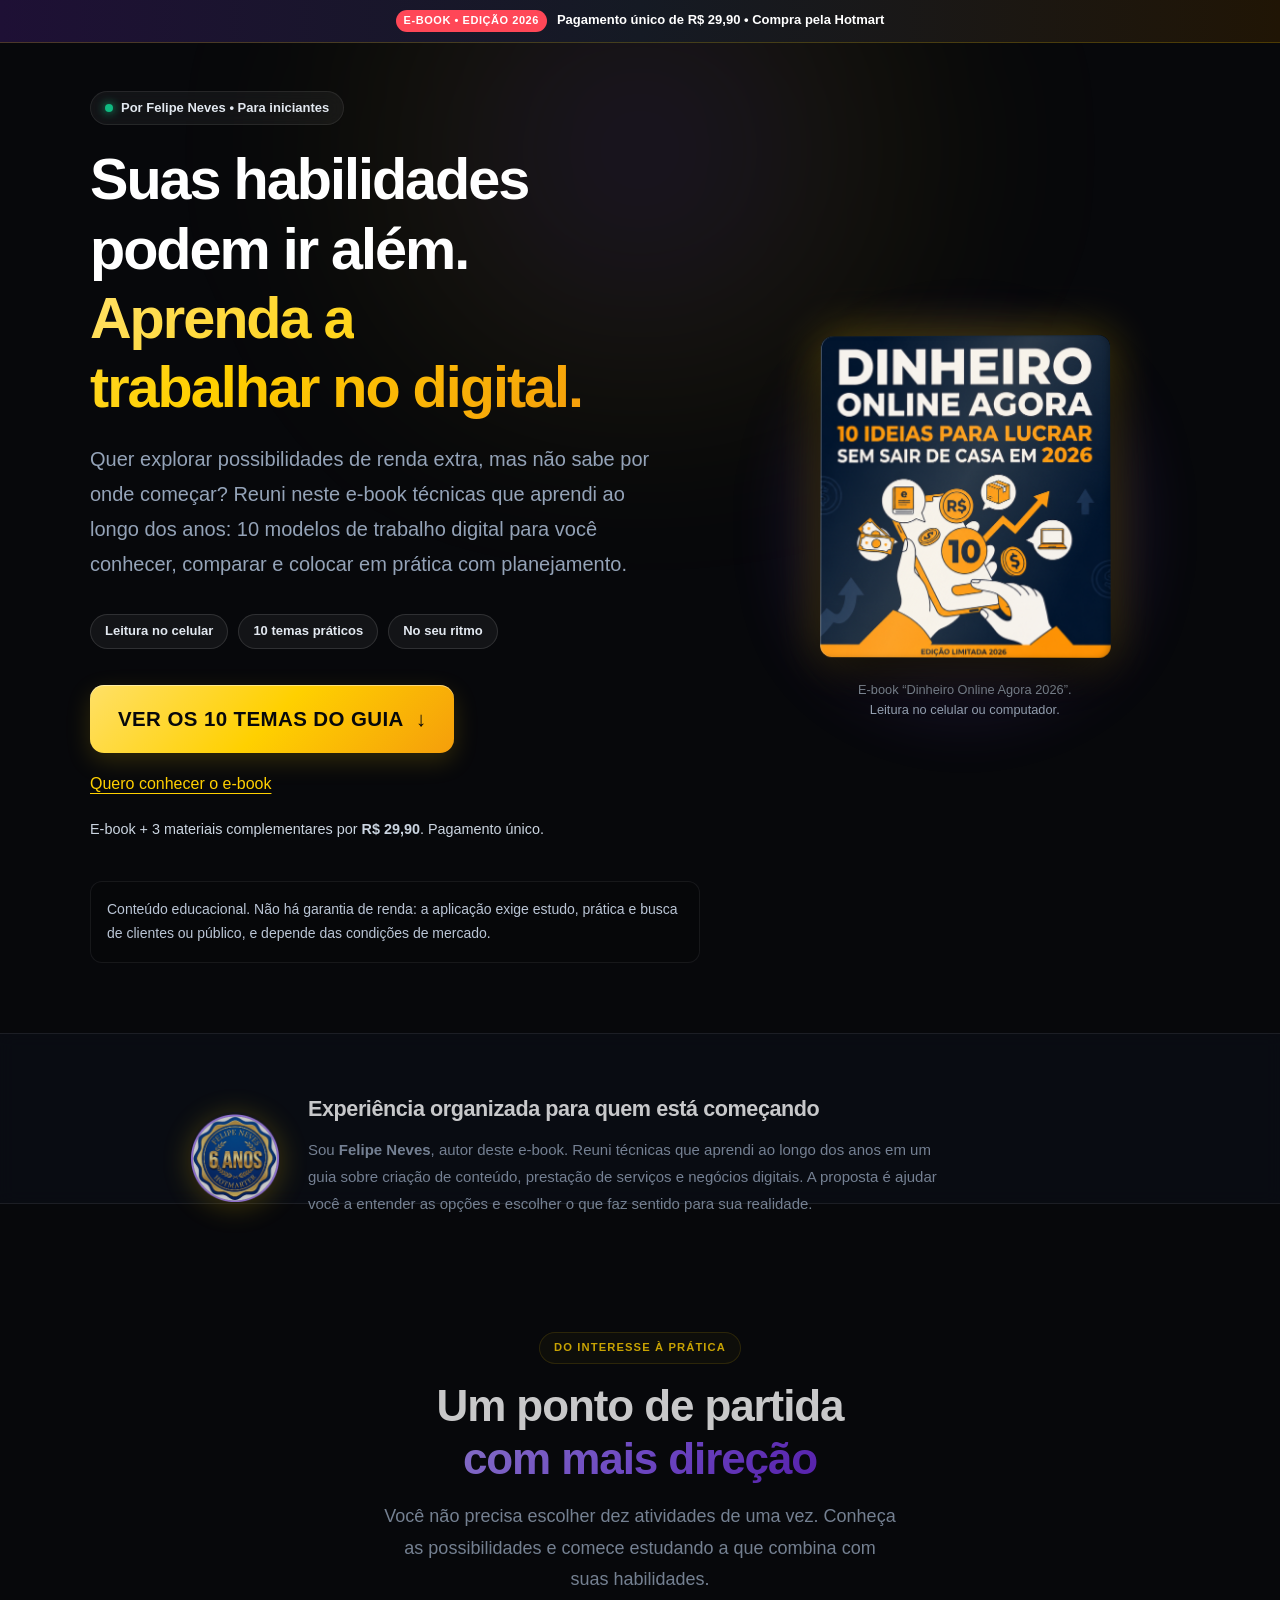
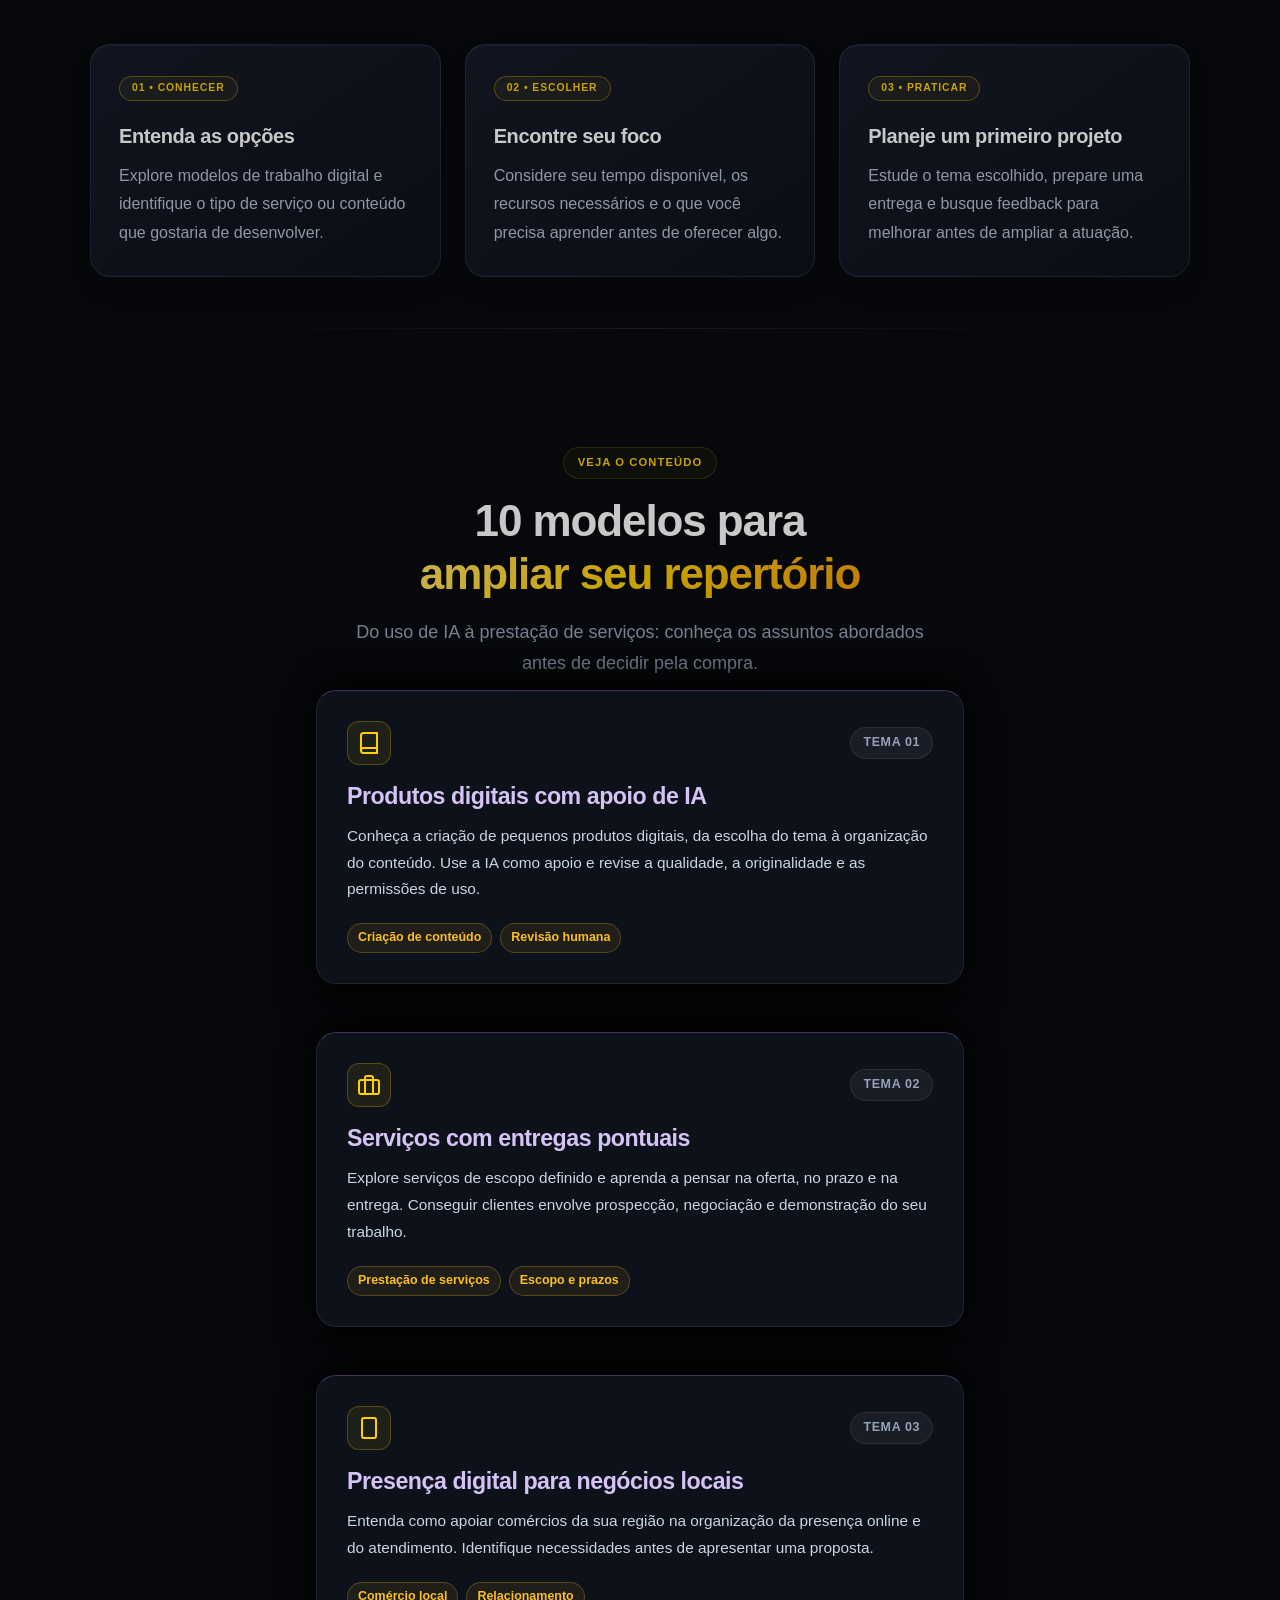
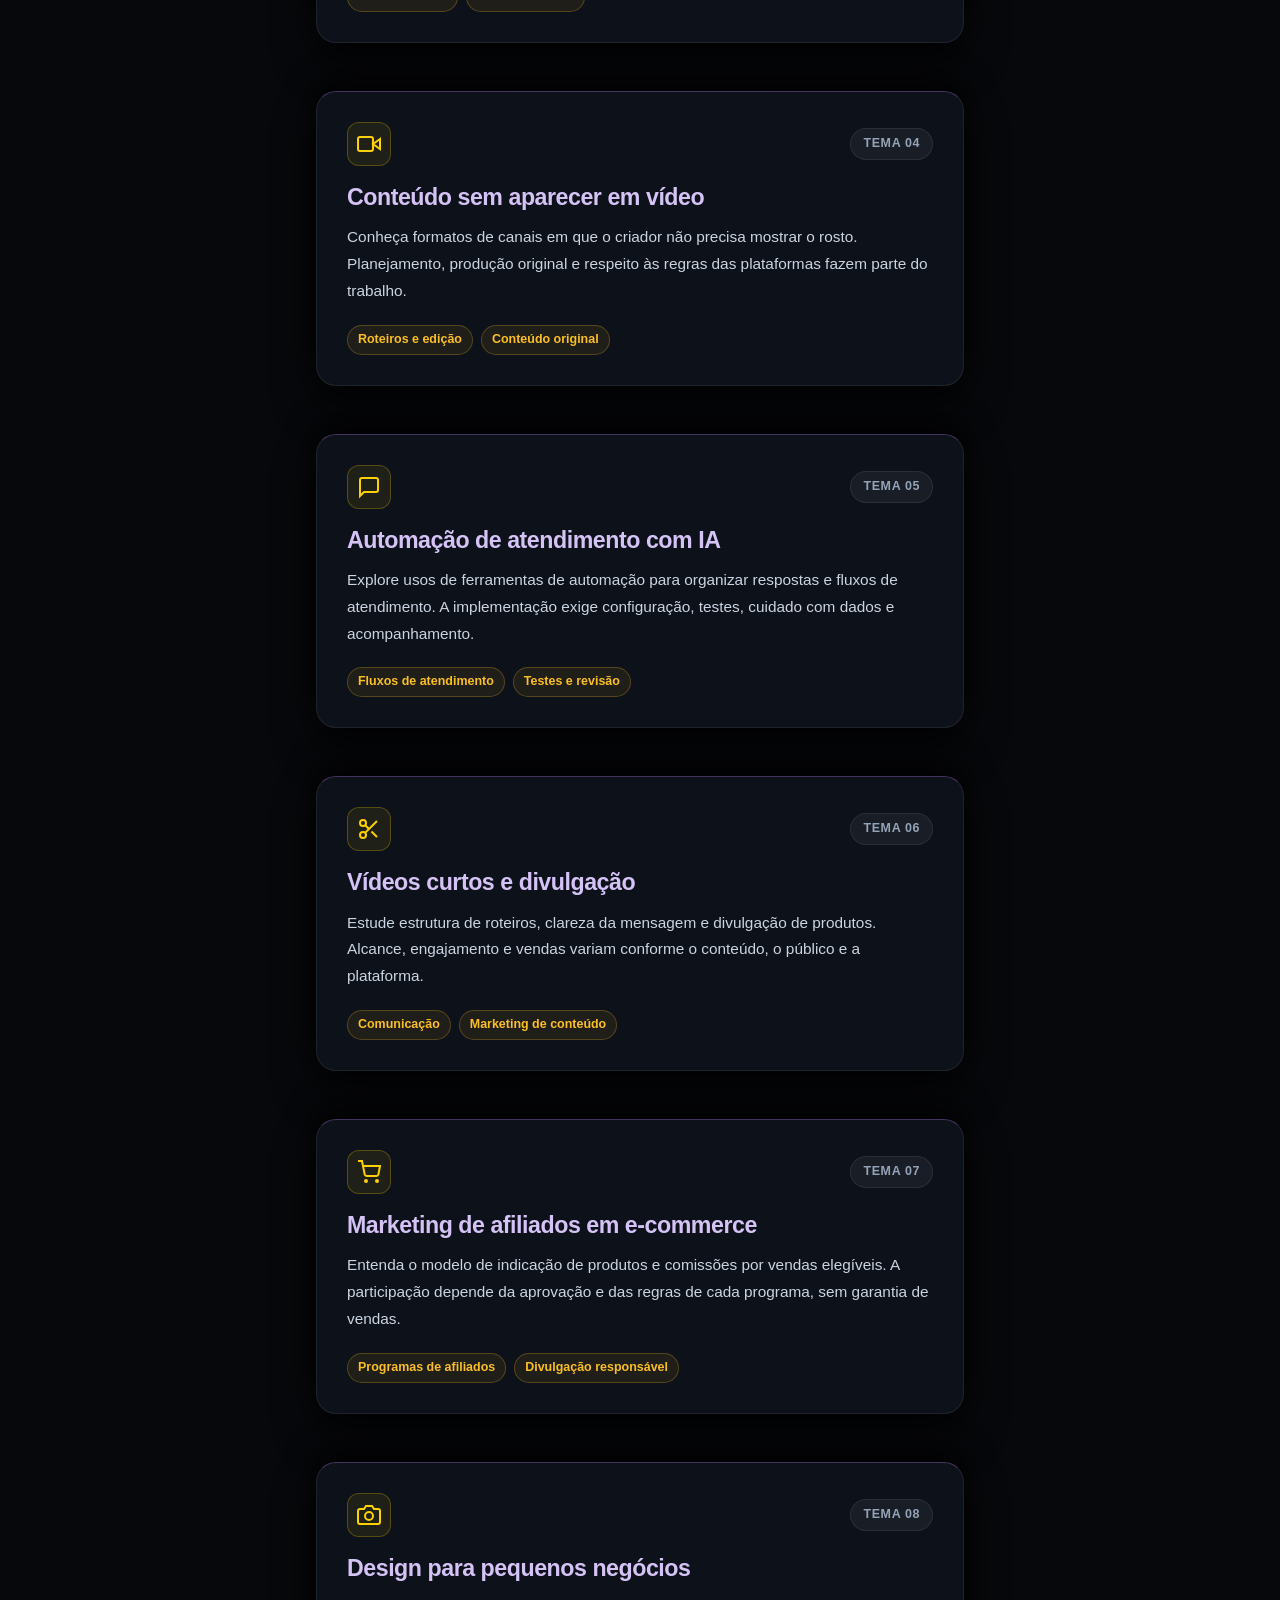
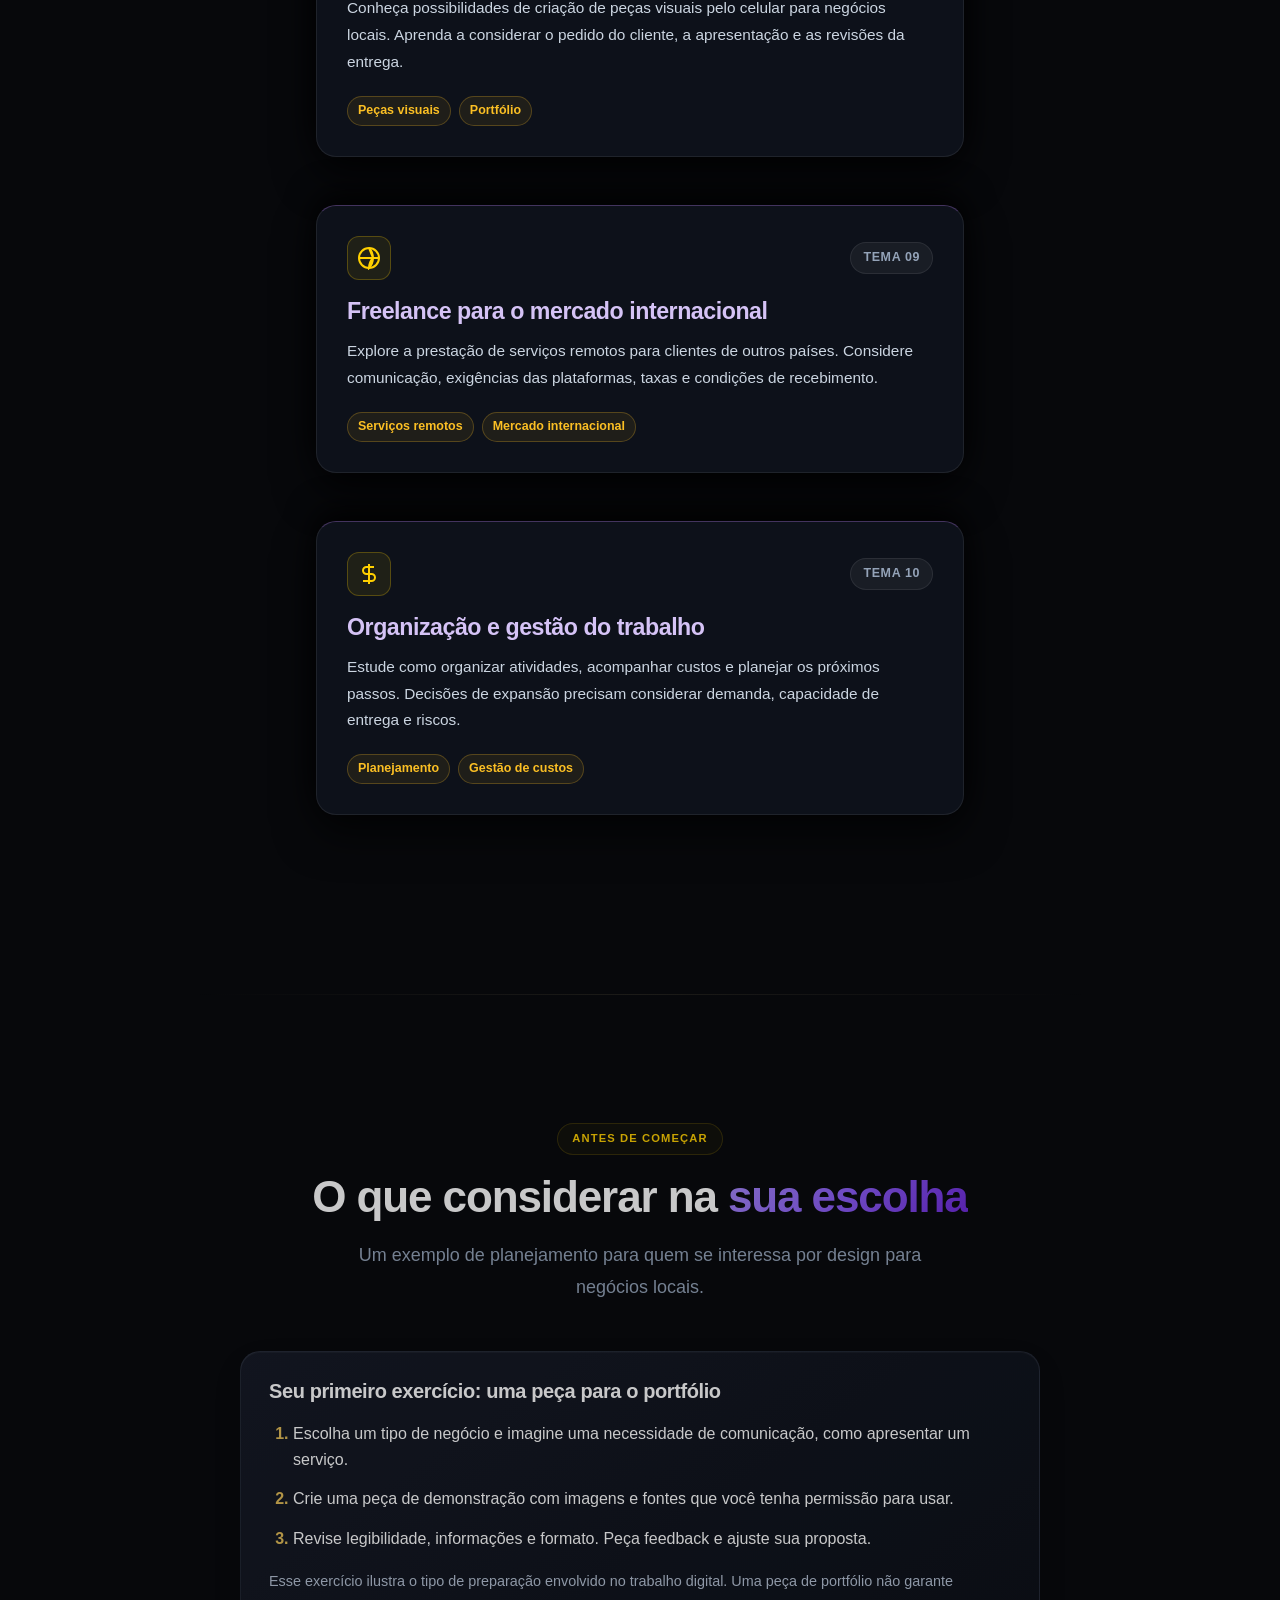
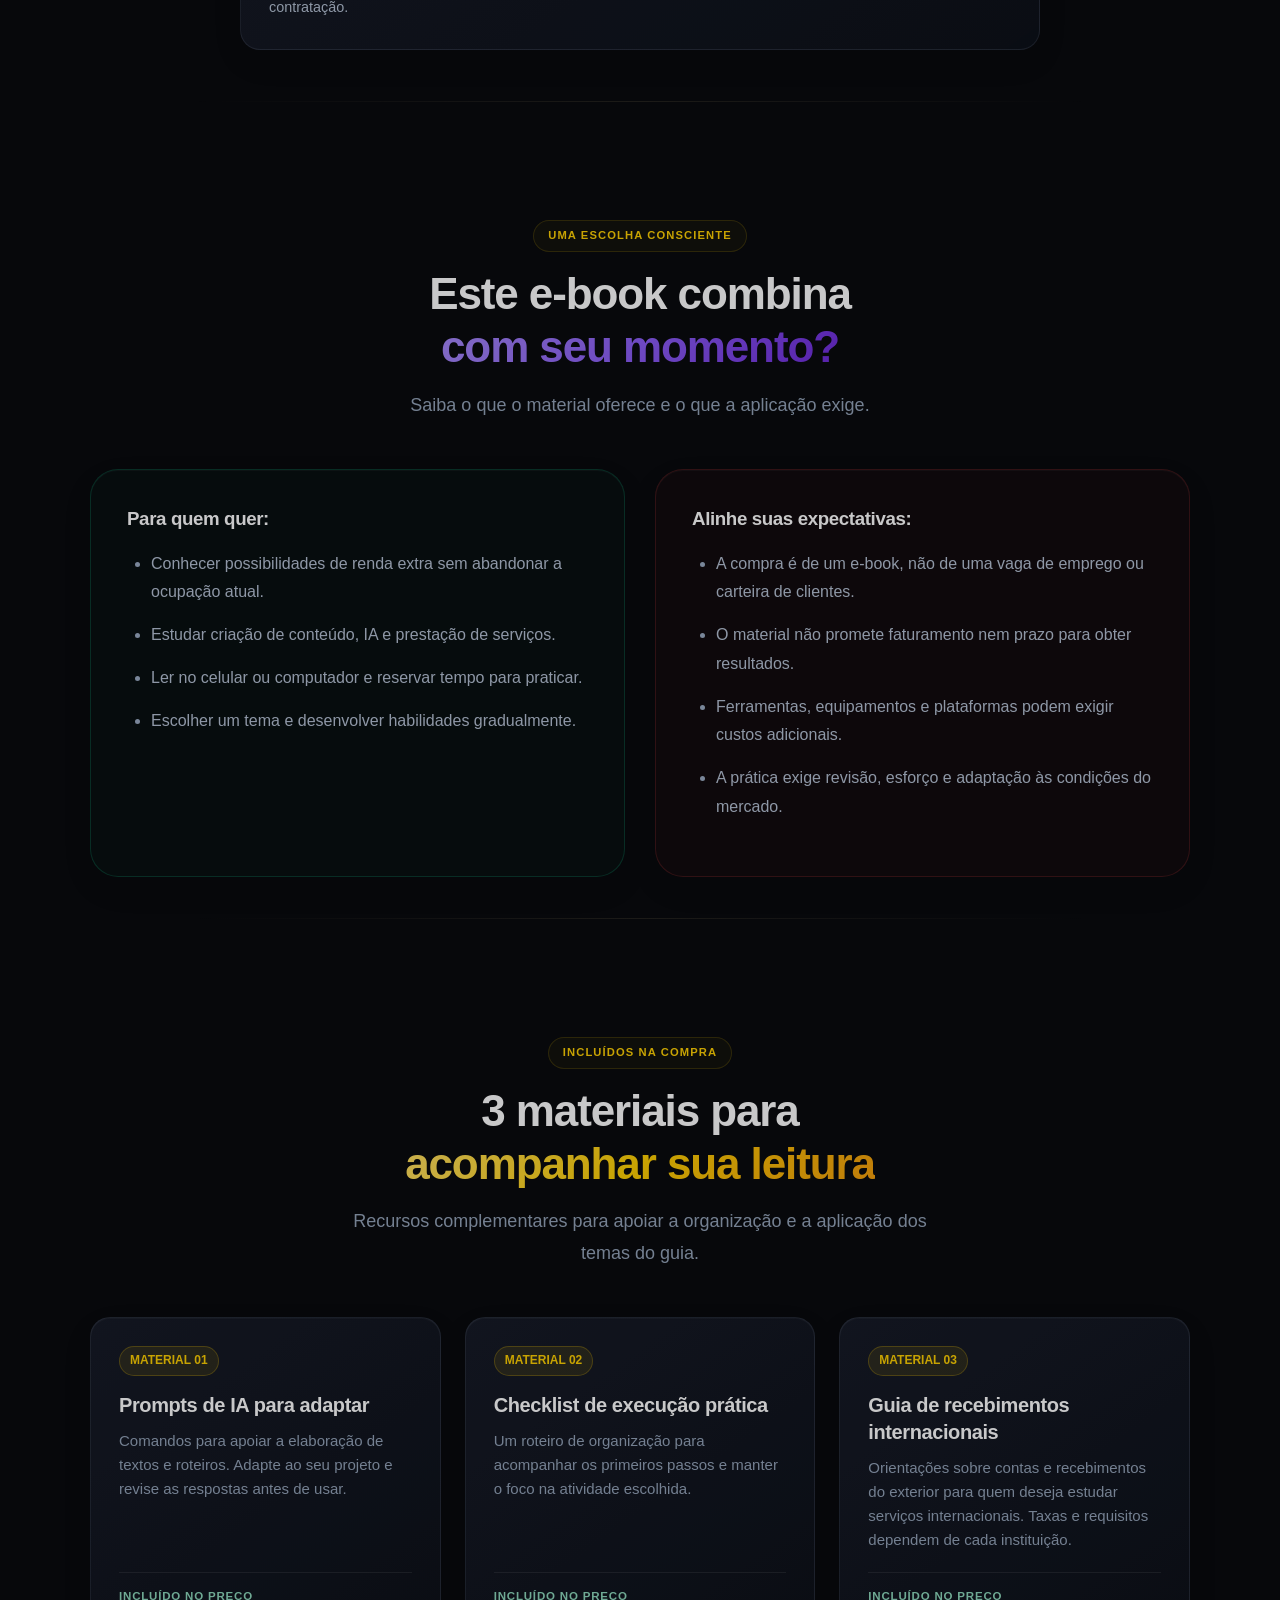
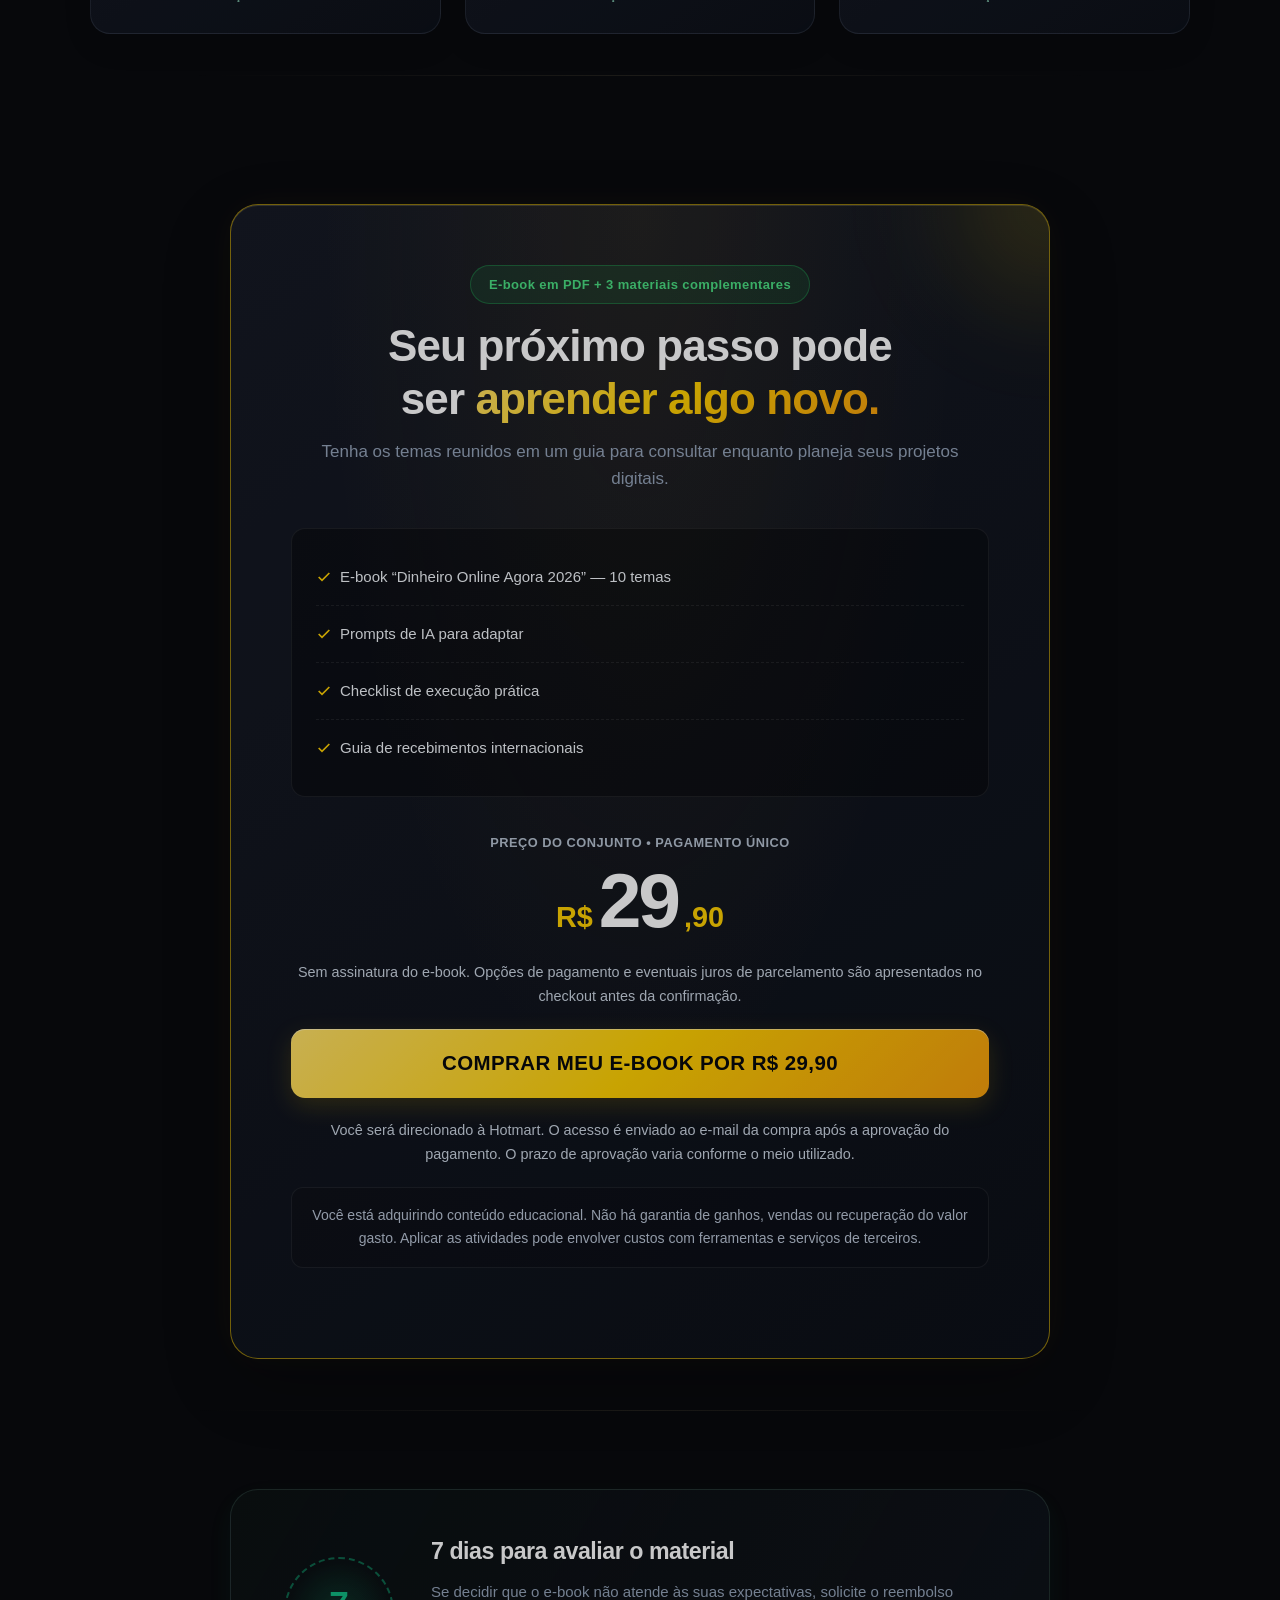
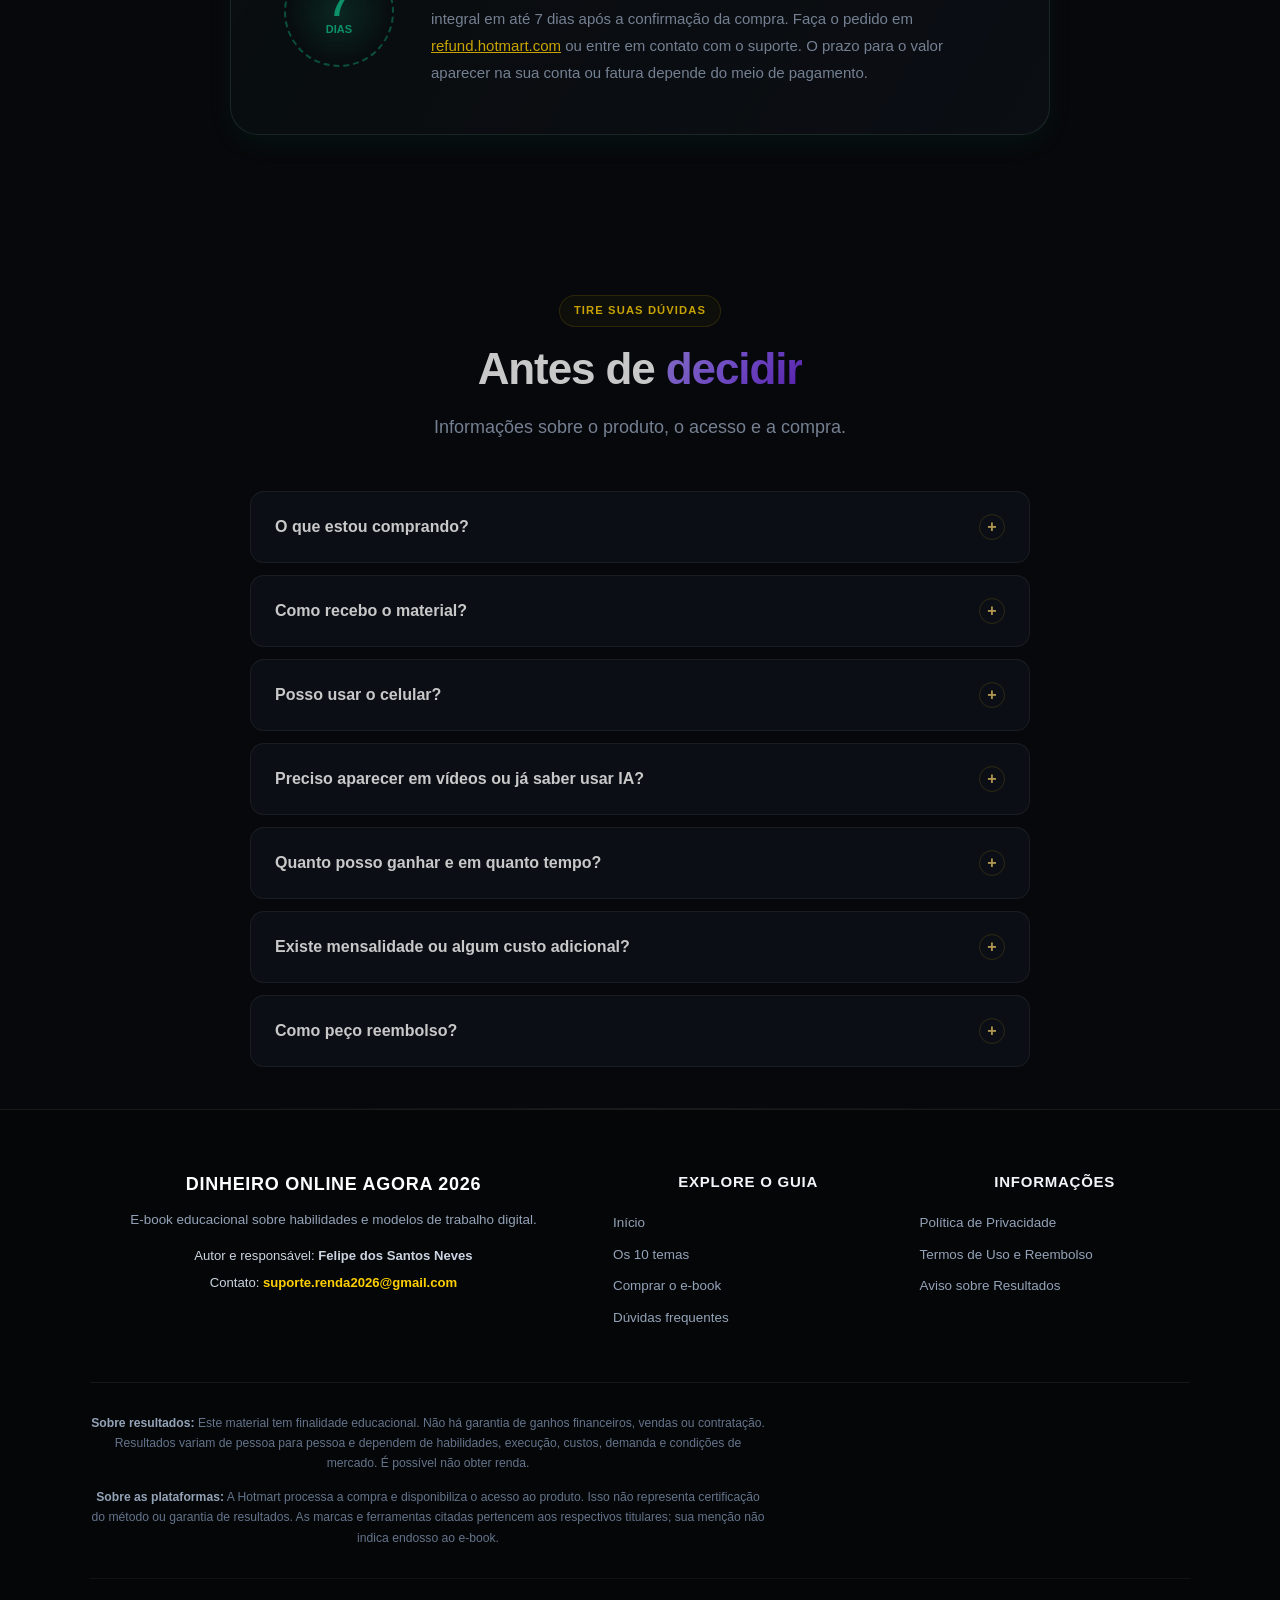
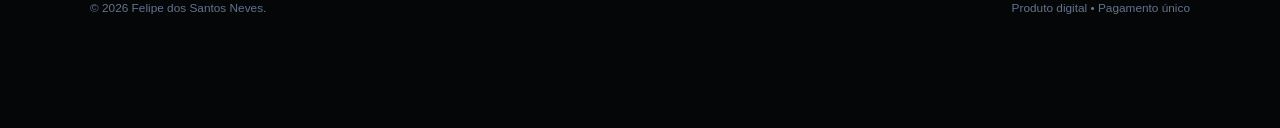
<file: index.html>
<!DOCTYPE html>
<html lang="pt-BR">
<head>
  <meta charset="UTF-8">
  <meta name="viewport" content="width=device-width, initial-scale=1.0">
  <title>E-book de Trabalho Digital | Dinheiro Online Agora 2026</title>
  <meta name="description" content="Conheça 10 modelos de trabalho digital, criação de conteúdo e serviços com IA no e-book de Felipe Neves. Guia e 3 materiais complementares por R$ 29,90.">
  <meta name="robots" content="index, follow">

  <!-- Open Graph / Social Sharing -->
  <meta property="og:type" content="website">
  <meta property="og:title" content="Dinheiro Online Agora 2026 | E-book de Trabalho Digital">
  <meta property="og:description" content="Um ponto de partida para estudar habilidades digitais e planejar seus primeiros projetos. E-book de Felipe Neves por R$ 29,90.">
  <meta property="og:image" content="assets/cover.png">
  <meta property="og:image:alt" content="Capa do e-book Dinheiro Online Agora 2026">

  <!-- Favicon / App Icon -->
  <link rel="icon" type="image/svg+xml" href="assets/favicon.svg">
  <link rel="icon" type="image/png" href="assets/favicon.png">
  <link rel="apple-touch-icon" href="assets/favicon.png">

  <link rel="stylesheet" href="styles.css?v=20260911-scroll2">
</head>
<body>
<a class="skip-link" href="#conteudo">Pular para o conteúdo</a>
<div class="urgency-bar" id="top-bar"><div class="urgency-bar-content">
  <span class="urgency-badge">E-book • Edição 2026</span>
  <span>Pagamento único de R$ 29,90 • Compra pela Hotmart</span>
</div></div>
<main id="conteudo">
<header class="hero-section" id="inicio"><div class="container"><div class="hero-grid">
  <div class="hero-content">
    <div class="hero-badge-pill"><span class="dot"></span><span>Por Felipe Neves • Para iniciantes</span></div>
    <h1 class="hero-title">Suas habilidades podem ir além. <span class="text-gold">Aprenda a trabalhar no digital.</span></h1>
    <p class="hero-subtitle">Quer explorar possibilidades de renda extra, mas não sabe por onde começar? Reuni neste e-book técnicas que aprendi ao longo dos anos: 10 modelos de trabalho digital para você conhecer, comparar e colocar em prática com planejamento.</p>
    <div class="hero-proof-pills"><span class="proof-pill">Leitura no celular</span><span class="proof-pill">10 temas práticos</span><span class="proof-pill">No seu ritmo</span></div>
    <div class="hero-actions"><a href="#metodos" class="btn-cta" id="hero-cta-btn"><span>Ver os 10 temas do guia</span><span class="discover-arrow" aria-hidden="true">↓</span></a>
      <a href="#comprar" class="secondary-link">Quero conhecer o e-book</a></div>
    <p class="purchase-note">E-book + 3 materiais complementares por <strong>R$ 29,90</strong>. Pagamento único.</p>
    <p class="results-note">Conteúdo educacional. Não há garantia de renda: a aplicação exige estudo, prática e busca de clientes ou público, e depende das condições de mercado.</p>
  </div>
  <div class="hero-visual"><div class="mockup-wrapper"><div class="mockup-glow"></div>
    <div class="book-3d-card" id="bookMockup">
      <img src="assets/cover.png" alt="Capa do e-book Dinheiro Online Agora 2026, de Felipe Neves" width="600" height="667" fetchpriority="high">
    </div><p class="mockup-caption">E-book “Dinheiro Online Agora 2026”.<br>Leitura no celular ou computador.</p>
  </div></div>
</div></div></header>
<section class="authority-strip"><div class="container"><div class="author-intro"><div class="author-badge-container"><img src="assets/author-badge.png" alt="Felipe Neves — 6 anos Hotmarter" width="184" height="184" loading="lazy"></div><div class="authority-text"><h2>Experiência organizada para quem está começando</h2><p>Sou <strong>Felipe Neves</strong>, autor deste e-book. Reuni técnicas que aprendi ao longo dos anos em um guia sobre criação de conteúdo, prestação de serviços e negócios digitais. A proposta é ajudar você a entender as opções e escolher o que faz sentido para sua realidade.</p></div></div></div></section>
<section class="reality-section"><div class="container"><div class="section-header"><span class="section-tag">Do interesse à prática</span><h2>Um ponto de partida <span class="text-purple">com mais direção</span></h2><p>Você não precisa escolher dez atividades de uma vez. Conheça as possibilidades e comece estudando a que combina com suas habilidades.</p></div><div class="learning-grid">
<article class="learning-card"><span class="section-tag-mini">01 • CONHECER</span><h3>Entenda as opções</h3><p>Explore modelos de trabalho digital e identifique o tipo de serviço ou conteúdo que gostaria de desenvolver.</p></article>
<article class="learning-card"><span class="section-tag-mini">02 • ESCOLHER</span><h3>Encontre seu foco</h3><p>Considere seu tempo disponível, os recursos necessários e o que você precisa aprender antes de oferecer algo.</p></article>
<article class="learning-card"><span class="section-tag-mini">03 • PRATICAR</span><h3>Planeje um primeiro projeto</h3><p>Estude o tema escolhido, prepare uma entrega e busque feedback para melhorar antes de ampliar a atuação.</p></article>
</div></div></section>
<section class="pillars-section" id="metodos"><div class="container"><div class="section-header"><span class="section-tag">Veja o conteúdo</span><h2>10 modelos para <span class="text-gold">ampliar seu repertório</span></h2><p>Do uso de IA à prestação de serviços: conheça os assuntos abordados antes de decidir pela compra.</p></div><div class="pillars-stacked-container" id="pillarsStack"><article class="pillar-card" style="--card-index: 1;"><div class="pillar-top"><div class="pillar-icon-box"><svg aria-hidden="true" width="24" height="24" viewBox="0 0 24 24" fill="none" stroke="currentColor" stroke-width="2">
                <path d="M4 19.5A2.5 2.5 0 0 1 6.5 17H20"></path>
                <path d="M6.5 2H20v20H6.5A2.5 2.5 0 0 1 4 19.5v-15A2.5 2.5 0 0 1 6.5 2z"></path>
              </svg></div><span class="pillar-num">TEMA 01</span></div><h3>Produtos digitais com apoio de IA</h3><p>Conheça a criação de pequenos produtos digitais, da escolha do tema à organização do conteúdo. Use a IA como apoio e revise a qualidade, a originalidade e as permissões de uso.</p><div class="pillar-footer"><span class="pillar-badge-tag">Criação de conteúdo</span><span class="pillar-badge-tag">Revisão humana</span></div></article>
<article class="pillar-card" style="--card-index: 2;"><div class="pillar-top"><div class="pillar-icon-box"><svg aria-hidden="true" width="24" height="24" viewBox="0 0 24 24" fill="none" stroke="currentColor" stroke-width="2">
                <rect x="2" y="7" width="20" height="14" rx="2" ry="2"></rect>
                <path d="M16 21V5a2 2 0 0 0-2-2h-4a2 2 0 0 0-2 2v16"></path>
              </svg></div><span class="pillar-num">TEMA 02</span></div><h3>Serviços com entregas pontuais</h3><p>Explore serviços de escopo definido e aprenda a pensar na oferta, no prazo e na entrega. Conseguir clientes envolve prospecção, negociação e demonstração do seu trabalho.</p><div class="pillar-footer"><span class="pillar-badge-tag">Prestação de serviços</span><span class="pillar-badge-tag">Escopo e prazos</span></div></article>
<article class="pillar-card" style="--card-index: 3;"><div class="pillar-top"><div class="pillar-icon-box"><svg aria-hidden="true" width="24" height="24" viewBox="0 0 24 24" fill="none" stroke="currentColor" stroke-width="2">
                <rect x="5" y="2" width="14" height="20" rx="2" ry="2"></rect>
                <line x1="12" y1="18" x2="12.01" y2="18"></line>
              </svg></div><span class="pillar-num">TEMA 03</span></div><h3>Presença digital para negócios locais</h3><p>Entenda como apoiar comércios da sua região na organização da presença online e do atendimento. Identifique necessidades antes de apresentar uma proposta.</p><div class="pillar-footer"><span class="pillar-badge-tag">Comércio local</span><span class="pillar-badge-tag">Relacionamento</span></div></article>
<article class="pillar-card" style="--card-index: 4;"><div class="pillar-top"><div class="pillar-icon-box"><svg aria-hidden="true" width="24" height="24" viewBox="0 0 24 24" fill="none" stroke="currentColor" stroke-width="2">
                <polygon points="23 7 16 12 23 17 23 7"></polygon>
                <rect x="1" y="5" width="15" height="14" rx="2" ry="2"></rect>
              </svg></div><span class="pillar-num">TEMA 04</span></div><h3>Conteúdo sem aparecer em vídeo</h3><p>Conheça formatos de canais em que o criador não precisa mostrar o rosto. Planejamento, produção original e respeito às regras das plataformas fazem parte do trabalho.</p><div class="pillar-footer"><span class="pillar-badge-tag">Roteiros e edição</span><span class="pillar-badge-tag">Conteúdo original</span></div></article>
<article class="pillar-card" style="--card-index: 5;"><div class="pillar-top"><div class="pillar-icon-box"><svg aria-hidden="true" width="24" height="24" viewBox="0 0 24 24" fill="none" stroke="currentColor" stroke-width="2">
                <path d="M21 15a2 2 0 0 1-2 2H7l-4 4V5a2 2 0 0 1 2-2h14a2 2 0 0 1 2 2z"></path>
              </svg></div><span class="pillar-num">TEMA 05</span></div><h3>Automação de atendimento com IA</h3><p>Explore usos de ferramentas de automação para organizar respostas e fluxos de atendimento. A implementação exige configuração, testes, cuidado com dados e acompanhamento.</p><div class="pillar-footer"><span class="pillar-badge-tag">Fluxos de atendimento</span><span class="pillar-badge-tag">Testes e revisão</span></div></article>
<article class="pillar-card" style="--card-index: 6;"><div class="pillar-top"><div class="pillar-icon-box"><svg aria-hidden="true" width="24" height="24" viewBox="0 0 24 24" fill="none" stroke="currentColor" stroke-width="2">
                <circle cx="6" cy="6" r="3"></circle>
                <circle cx="6" cy="18" r="3"></circle>
                <line x1="20" y1="4" x2="8.12" y2="15.88"></line>
                <line x1="14.47" y1="14.48" x2="20" y2="20"></line>
                <line x1="8.12" y1="8.12" x2="12" y2="12"></line>
              </svg></div><span class="pillar-num">TEMA 06</span></div><h3>Vídeos curtos e divulgação</h3><p>Estude estrutura de roteiros, clareza da mensagem e divulgação de produtos. Alcance, engajamento e vendas variam conforme o conteúdo, o público e a plataforma.</p><div class="pillar-footer"><span class="pillar-badge-tag">Comunicação</span><span class="pillar-badge-tag">Marketing de conteúdo</span></div></article>
<article class="pillar-card" style="--card-index: 7;"><div class="pillar-top"><div class="pillar-icon-box"><svg aria-hidden="true" width="24" height="24" viewBox="0 0 24 24" fill="none" stroke="currentColor" stroke-width="2">
                <circle cx="9" cy="21" r="1"></circle>
                <circle cx="20" cy="21" r="1"></circle>
                <path d="M1 1h4l2.68 13.39a2 2 0 0 0 2 1.61h9.72a2 2 0 0 0 2-1.61L23 6H6"></path>
              </svg></div><span class="pillar-num">TEMA 07</span></div><h3>Marketing de afiliados em e-commerce</h3><p>Entenda o modelo de indicação de produtos e comissões por vendas elegíveis. A participação depende da aprovação e das regras de cada programa, sem garantia de vendas.</p><div class="pillar-footer"><span class="pillar-badge-tag">Programas de afiliados</span><span class="pillar-badge-tag">Divulgação responsável</span></div></article>
<article class="pillar-card" style="--card-index: 8;"><div class="pillar-top"><div class="pillar-icon-box"><svg aria-hidden="true" width="24" height="24" viewBox="0 0 24 24" fill="none" stroke="currentColor" stroke-width="2">
                <path d="M23 19a2 2 0 0 1-2 2H3a2 2 0 0 1-2-2V8a2 2 0 0 1 2-2h4l2-3h6l2 3h4a2 2 0 0 1 2 2z"></path>
                <circle cx="12" cy="13" r="4"></circle>
              </svg></div><span class="pillar-num">TEMA 08</span></div><h3>Design para pequenos negócios</h3><p>Conheça possibilidades de criação de peças visuais pelo celular para negócios locais. Aprenda a considerar o pedido do cliente, a apresentação e as revisões da entrega.</p><div class="pillar-footer"><span class="pillar-badge-tag">Peças visuais</span><span class="pillar-badge-tag">Portfólio</span></div></article>
<article class="pillar-card" style="--card-index: 9;"><div class="pillar-top"><div class="pillar-icon-box"><svg aria-hidden="true" width="24" height="24" viewBox="0 0 24 24" fill="none" stroke="currentColor" stroke-width="2">
                <circle cx="12" cy="12" r="10"></circle>
                <line x1="2" y1="12" x2="22" y2="12"></line>
                <path d="M12 2a15.3 15.3 0 0 1 4 10 15.3 15.3 0 0 1-4 10 15.3 15.3 0 0 1 4-10z"></path>
              </svg></div><span class="pillar-num">TEMA 09</span></div><h3>Freelance para o mercado internacional</h3><p>Explore a prestação de serviços remotos para clientes de outros países. Considere comunicação, exigências das plataformas, taxas e condições de recebimento.</p><div class="pillar-footer"><span class="pillar-badge-tag">Serviços remotos</span><span class="pillar-badge-tag">Mercado internacional</span></div></article>
<article class="pillar-card" style="--card-index: 10;"><div class="pillar-top"><div class="pillar-icon-box"><svg aria-hidden="true" width="24" height="24" viewBox="0 0 24 24" fill="none" stroke="currentColor" stroke-width="2">
                <path d="M12 2v20M17 5H9.5a3.5 3.5 0 0 0 0 7h5a3.5 3.5 0 0 1 0 7H6"></path>
              </svg></div><span class="pillar-num">TEMA 10</span></div><h3>Organização e gestão do trabalho</h3><p>Estude como organizar atividades, acompanhar custos e planejar os próximos passos. Decisões de expansão precisam considerar demanda, capacidade de entrega e riscos.</p><div class="pillar-footer"><span class="pillar-badge-tag">Planejamento</span><span class="pillar-badge-tag">Gestão de custos</span></div></article>
</div></div></section>
<section class="reality-section" id="primeiros-passos"><div class="container"><div class="section-header"><span class="section-tag">Antes de começar</span><h2>O que considerar na <span class="text-purple">sua escolha</span></h2><p>Um exemplo de planejamento para quem se interessa por design para negócios locais.</p></div><div class="sample-box"><h3>Seu primeiro exercício: uma peça para o portfólio</h3><ol><li>Escolha um tipo de negócio e imagine uma necessidade de comunicação, como apresentar um serviço.</li><li>Crie uma peça de demonstração com imagens e fontes que você tenha permissão para usar.</li><li>Revise legibilidade, informações e formato. Peça feedback e ajuste sua proposta.</li></ol><p>Esse exercício ilustra o tipo de preparação envolvido no trabalho digital. Uma peça de portfólio não garante contratação.</p></div></div></section>
<section class="filter-section"><div class="container"><div class="section-header"><span class="section-tag">Uma escolha consciente</span><h2>Este e-book combina <span class="text-purple">com seu momento?</span></h2><p>Saiba o que o material oferece e o que a aplicação exige.</p></div><div class="filter-grid">
<article class="filter-card yes"><h3>Para quem quer:</h3><ul class="plain-list"><li>Conhecer possibilidades de renda extra sem abandonar a ocupação atual.</li><li>Estudar criação de conteúdo, IA e prestação de serviços.</li><li>Ler no celular ou computador e reservar tempo para praticar.</li><li>Escolher um tema e desenvolver habilidades gradualmente.</li></ul></article>
<article class="filter-card no"><h3>Alinhe suas expectativas:</h3><ul class="plain-list"><li>A compra é de um e-book, não de uma vaga de emprego ou carteira de clientes.</li><li>O material não promete faturamento nem prazo para obter resultados.</li><li>Ferramentas, equipamentos e plataformas podem exigir custos adicionais.</li><li>A prática exige revisão, esforço e adaptação às condições do mercado.</li></ul></article></div></div></section>
<section class="bonus-section"><div class="container"><div class="section-header"><span class="section-tag">Incluídos na compra</span><h2>3 materiais para <span class="text-gold">acompanhar sua leitura</span></h2><p>Recursos complementares para apoiar a organização e a aplicação dos temas do guia.</p></div><div class="bonus-grid"><article class="bonus-card"><span class="bonus-tag">MATERIAL 01</span><h3>Prompts de IA para adaptar</h3><p>Comandos para apoiar a elaboração de textos e roteiros. Adapte ao seu projeto e revise as respostas antes de usar.</p><div class="bonus-pricing"><span class="free-label">INCLUÍDO NO PREÇO</span></div></article><article class="bonus-card"><span class="bonus-tag">MATERIAL 02</span><h3>Checklist de execução prática</h3><p>Um roteiro de organização para acompanhar os primeiros passos e manter o foco na atividade escolhida.</p><div class="bonus-pricing"><span class="free-label">INCLUÍDO NO PREÇO</span></div></article><article class="bonus-card"><span class="bonus-tag">MATERIAL 03</span><h3>Guia de recebimentos internacionais</h3><p>Orientações sobre contas e recebimentos do exterior para quem deseja estudar serviços internacionais. Taxas e requisitos dependem de cada instituição.</p><div class="bonus-pricing"><span class="free-label">INCLUÍDO NO PREÇO</span></div></article></div></div></section>
<section class="offer-section" id="comprar"><div class="container"><div class="offer-box"><div class="offer-header"><div class="offer-launch-pill">E-book em PDF + 3 materiais complementares</div><h2>Seu próximo passo pode ser <span class="text-gold">aprender algo novo.</span></h2><p class="offer-sub">Tenha os temas reunidos em um guia para consultar enquanto planeja seus projetos digitais.</p></div><div class="offer-stack-list"><div class="stack-item"><span class="stack-item-name"><svg aria-hidden="true" width="20" height="20" viewBox="0 0 24 24" fill="none" stroke="currentColor" stroke-width="2.5"><polyline points="20 6 9 17 4 12"/></svg>E-book “Dinheiro Online Agora 2026” — 10 temas</span></div><div class="stack-item"><span class="stack-item-name"><svg aria-hidden="true" width="20" height="20" viewBox="0 0 24 24" fill="none" stroke="currentColor" stroke-width="2.5"><polyline points="20 6 9 17 4 12"/></svg>Prompts de IA para adaptar</span></div><div class="stack-item"><span class="stack-item-name"><svg aria-hidden="true" width="20" height="20" viewBox="0 0 24 24" fill="none" stroke="currentColor" stroke-width="2.5"><polyline points="20 6 9 17 4 12"/></svg>Checklist de execução prática</span></div><div class="stack-item"><span class="stack-item-name"><svg aria-hidden="true" width="20" height="20" viewBox="0 0 24 24" fill="none" stroke="currentColor" stroke-width="2.5"><polyline points="20 6 9 17 4 12"/></svg>Guia de recebimentos internacionais</span></div></div><div class="price-display-container"><div class="price-promo-tag">Preço do conjunto • Pagamento único</div><div class="price-main-highlight"><span class="price-currency">R$</span><span class="price-value">29</span><span class="price-cents">,90</span></div><p class="purchase-note">Sem assinatura do e-book. Opções de pagamento e eventuais juros de parcelamento são apresentados no checkout antes da confirmação.</p><a href="https://pay.hotmart.com/I106776056Y?off=72hip54g" class="btn-cta" id="offer-cta-btn"><span>Comprar meu e-book por R$ 29,90</span></a><p class="purchase-note">Você será direcionado à Hotmart. O acesso é enviado ao e-mail da compra após a aprovação do pagamento. O prazo de aprovação varia conforme o meio utilizado.</p><p class="results-note">Você está adquirindo conteúdo educacional. Não há garantia de ganhos, vendas ou recuperação do valor gasto. Aplicar as atividades pode envolver custos com ferramentas e serviços de terceiros.</p></div></div></div></section>
<section class="guarantee-section"><div class="container"><div class="guarantee-card"><div class="guarantee-seal-icon"><span class="seal-number">7</span><span class="seal-days">Dias</span></div><div class="guarantee-content"><h3>7 dias para avaliar o material</h3><p>Se decidir que o e-book não atende às suas expectativas, solicite o reembolso integral em até 7 dias após a confirmação da compra. Faça o pedido em <a href="https://refund.hotmart.com/">refund.hotmart.com</a> ou entre em contato com o suporte. O prazo para o valor aparecer na sua conta ou fatura depende do meio de pagamento.</p></div></div></div></section>
<section class="faq-section" id="faq"><div class="container"><div class="section-header"><span class="section-tag">Tire suas dúvidas</span><h2>Antes de <span class="text-purple">decidir</span></h2><p>Informações sobre o produto, o acesso e a compra.</p></div><div class="faq-container"><details class="faq-item"><summary class="faq-question">O que estou comprando?<span aria-hidden="true">+</span></summary><div class="faq-answer">Um e-book em PDF chamado “Dinheiro Online Agora 2026”, de Felipe Neves, com 10 temas de trabalho digital e os 3 materiais complementares descritos nesta página. Não há envio de livro físico nem contratação de mentoria individual.</div></details><details class="faq-item"><summary class="faq-question">Como recebo o material?<span aria-hidden="true">+</span></summary><div class="faq-answer">Após a aprovação do pagamento pela Hotmart, as instruções de acesso são enviadas ao e-mail informado na compra. Verifique também a caixa de spam. Se precisar de ajuda, escreva para <a href="mailto:suporte.renda2026@gmail.com">suporte.renda2026@gmail.com</a>.</div></details><details class="faq-item"><summary class="faq-question">Posso usar o celular?<span aria-hidden="true">+</span></summary><div class="faq-answer">Você pode ler o PDF no celular ou computador. Algumas atividades podem ser iniciadas com aplicativos de celular, mas os recursos necessários variam conforme o projeto. Determinadas ferramentas ou entregas podem exigir computador ou planos pagos.</div></details><details class="faq-item"><summary class="faq-question">Preciso aparecer em vídeos ou já saber usar IA?<span aria-hidden="true">+</span></summary><div class="faq-answer">O guia aborda formatos de conteúdo sem exposição do rosto e temas introdutórios de IA. Você precisará estudar as ferramentas, praticar e revisar o que produzir. As exigências variam entre atividades e plataformas.</div></details><details class="faq-item"><summary class="faq-question">Quanto posso ganhar e em quanto tempo?<span aria-hidden="true">+</span></summary><div class="faq-answer">Não existe valor ou prazo garantido. Resultados dependem das habilidades desenvolvidas, qualidade das entregas, busca de clientes ou público, custos, concorrência e demanda. É possível aplicar o conteúdo sem obter renda.</div></details><details class="faq-item"><summary class="faq-question">Existe mensalidade ou algum custo adicional?<span aria-hidden="true">+</span></summary><div class="faq-answer">O conjunto custa R$ 29,90 em pagamento único, sem assinatura do e-book. Eventuais juros de parcelamento aparecem no checkout. Ferramentas, serviços, anúncios e taxas de plataformas usados na prática são custos separados, quando aplicáveis.</div></details><details class="faq-item"><summary class="faq-question">Como peço reembolso?<span aria-hidden="true">+</span></summary><div class="faq-answer">Solicite em <a href="https://refund.hotmart.com/">refund.hotmart.com</a> dentro de 7 dias após a confirmação da compra, com os dados do pedido, ou peça ajuda ao suporte. O processamento e o prazo de estorno variam conforme o meio de pagamento.</div></details></div></div></section>
</main>
<footer class="site-footer" id="rodape"><div class="container"><div class="footer-top-grid">
<div class="footer-brand-col"><div class="footer-logo-title">DINHEIRO ONLINE AGORA 2026</div><p class="footer-brand-desc">E-book educacional sobre habilidades e modelos de trabalho digital.</p><div class="footer-author-meta"><span>Autor e responsável: <strong>Felipe dos Santos Neves</strong></span><span>Contato: <a class="footer-support-email" href="mailto:suporte.renda2026@gmail.com">suporte.renda2026@gmail.com</a></span></div></div>
<nav class="footer-links-col" aria-label="Navegação"><div class="footer-col-title">Explore o guia</div><div class="footer-nav-links"><a href="index.html#inicio">Início</a><a href="index.html#metodos">Os 10 temas</a><a href="index.html#comprar">Comprar o e-book</a><a href="index.html#faq">Dúvidas frequentes</a></div></nav>
<nav class="footer-links-col" aria-label="Informações da compra"><div class="footer-col-title">Informações</div><div class="footer-nav-links"><a href="privacidade.html">Política de Privacidade</a><a href="termos.html">Termos de Uso e Reembolso</a><a href="aviso-legal.html">Aviso sobre Resultados</a></div></nav>
</div><div class="footer-divider"></div><div class="footer-disclaimers"><p><strong>Sobre resultados:</strong> Este material tem finalidade educacional. Não há garantia de ganhos financeiros, vendas ou contratação. Resultados variam de pessoa para pessoa e dependem de habilidades, execução, custos, demanda e condições de mercado. É possível não obter renda.</p><p><strong>Sobre as plataformas:</strong> A Hotmart processa a compra e disponibiliza o acesso ao produto. Isso não representa certificação do método ou garantia de resultados. As marcas e ferramentas citadas pertencem aos respectivos titulares; sua menção não indica endosso ao e-book.</p></div><div class="footer-bottom-bar"><span>© 2026 Felipe dos Santos Neves.</span><span>Produto digital • Pagamento único</span></div></div></footer><div class="fixed-conversion-dock" id="conversionDock"><div class="dock-purchase-card" id="mobileStickyBar" hidden><div class="sticky-info"><span class="sticky-promo">E-book + 3 materiais</span><span class="sticky-price">R$ 29,90</span></div><a href="#comprar" class="btn-sticky-cta" id="sticky-cta-btn">Ver oferta</a></div></div><script src="script.js?v=20260911-scroll2"></script></body></html>
</file>
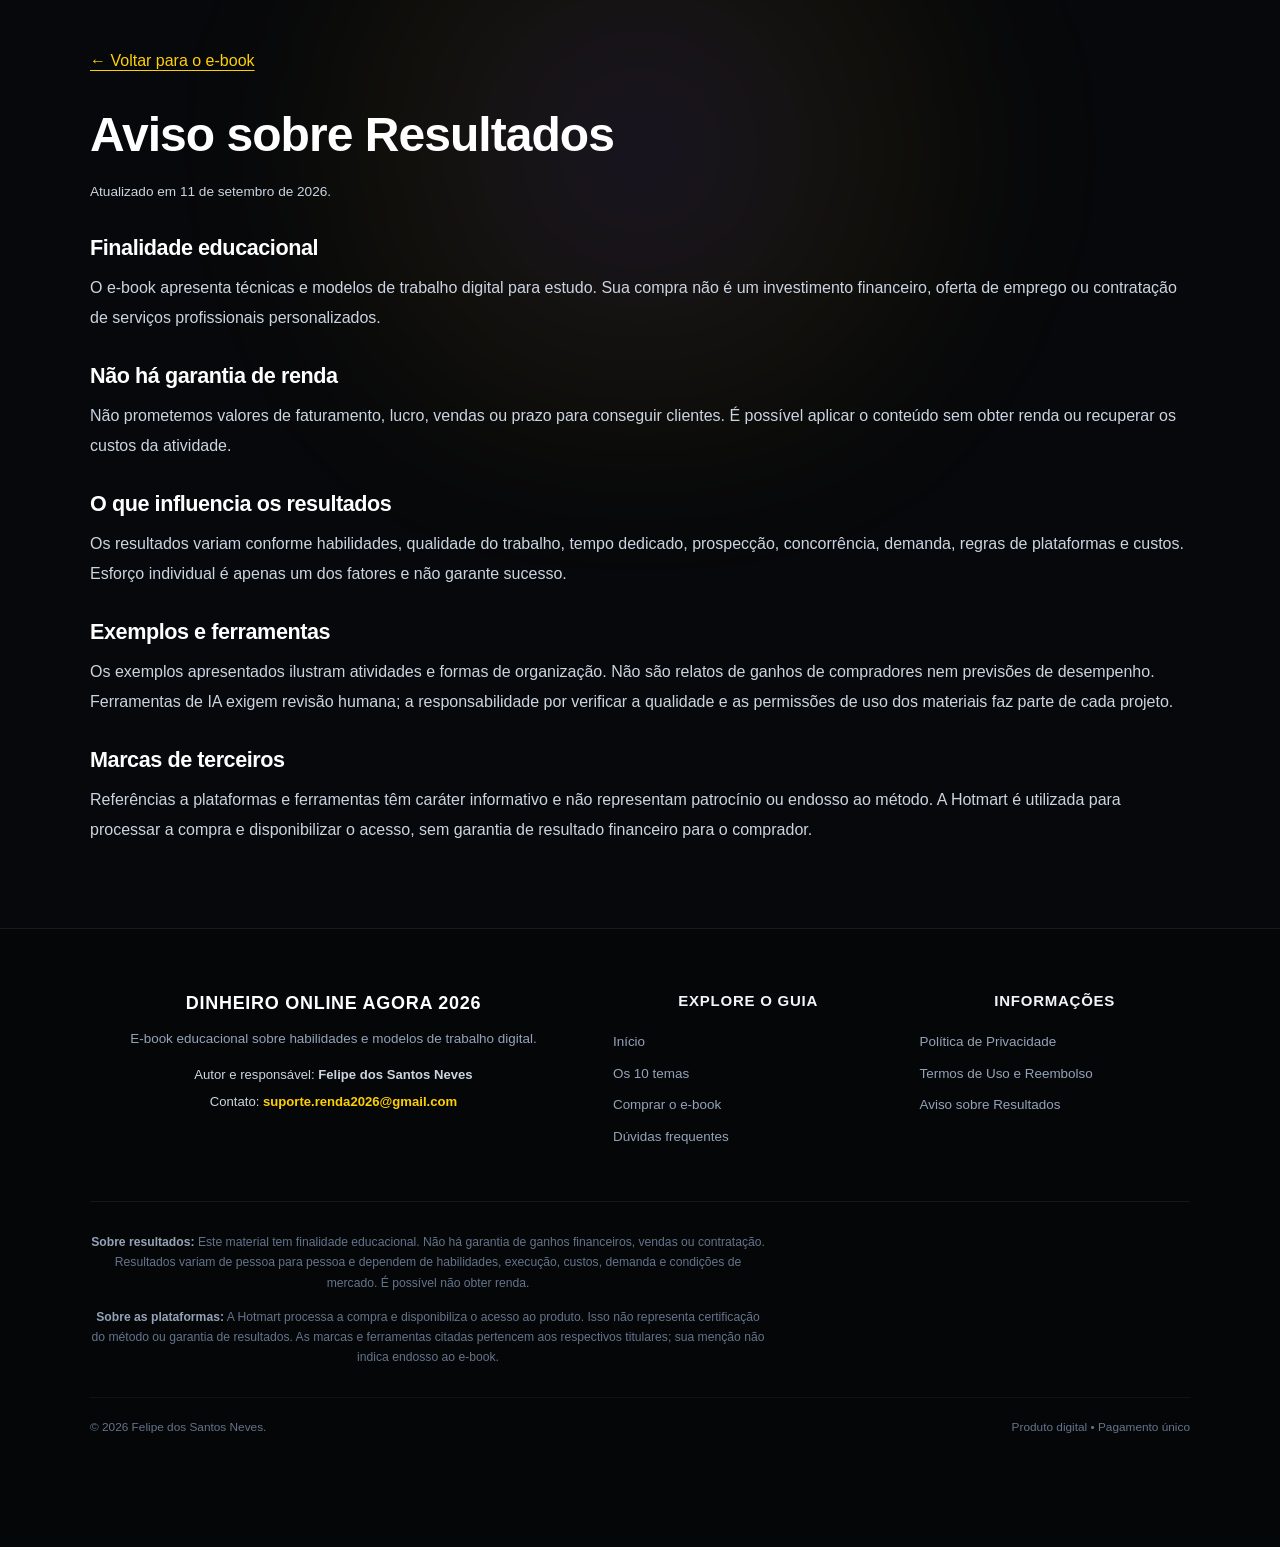
<file: aviso-legal.html>
<!DOCTYPE html>
<html lang="pt-BR">
<head>
  <meta charset="UTF-8">
  <meta name="viewport" content="width=device-width, initial-scale=1.0">
  <title>Aviso sobre Resultados | Dinheiro Online Agora 2026</title>
<meta name="robots" content="index, follow">

  <!-- Open Graph / Social Sharing -->
<meta property="og:title" content="Dinheiro Online Agora 2026 | E-book de Trabalho Digital">
<!-- Favicon / App Icon -->
  <link rel="icon" type="image/svg+xml" href="assets/favicon.svg">
  <link rel="icon" type="image/png" href="assets/favicon.png">
  <link rel="apple-touch-icon" href="assets/favicon.png">

  <link rel="stylesheet" href="styles.css?v=20260911-scroll2">
</head>
<body><main class="legal-page container"><a class="secondary-link" href="index.html">← Voltar para o e-book</a><h1>Aviso sobre Resultados</h1><p class="legal-date">Atualizado em 11 de setembro de 2026.</p><h2>Finalidade educacional</h2><p>O e-book apresenta técnicas e modelos de trabalho digital para estudo. Sua compra não é um investimento financeiro, oferta de emprego ou contratação de serviços profissionais personalizados.</p><h2>Não há garantia de renda</h2><p>Não prometemos valores de faturamento, lucro, vendas ou prazo para conseguir clientes. É possível aplicar o conteúdo sem obter renda ou recuperar os custos da atividade.</p><h2>O que influencia os resultados</h2><p>Os resultados variam conforme habilidades, qualidade do trabalho, tempo dedicado, prospecção, concorrência, demanda, regras de plataformas e custos. Esforço individual é apenas um dos fatores e não garante sucesso.</p><h2>Exemplos e ferramentas</h2><p>Os exemplos apresentados ilustram atividades e formas de organização. Não são relatos de ganhos de compradores nem previsões de desempenho. Ferramentas de IA exigem revisão humana; a responsabilidade por verificar a qualidade e as permissões de uso dos materiais faz parte de cada projeto.</p><h2>Marcas de terceiros</h2><p>Referências a plataformas e ferramentas têm caráter informativo e não representam patrocínio ou endosso ao método. A Hotmart é utilizada para processar a compra e disponibilizar o acesso, sem garantia de resultado financeiro para o comprador.</p></main><footer class="site-footer" id="rodape"><div class="container"><div class="footer-top-grid">
<div class="footer-brand-col"><div class="footer-logo-title">DINHEIRO ONLINE AGORA 2026</div><p class="footer-brand-desc">E-book educacional sobre habilidades e modelos de trabalho digital.</p><div class="footer-author-meta"><span>Autor e responsável: <strong>Felipe dos Santos Neves</strong></span><span>Contato: <a class="footer-support-email" href="mailto:suporte.renda2026@gmail.com">suporte.renda2026@gmail.com</a></span></div></div>
<nav class="footer-links-col" aria-label="Navegação"><div class="footer-col-title">Explore o guia</div><div class="footer-nav-links"><a href="index.html#inicio">Início</a><a href="index.html#metodos">Os 10 temas</a><a href="index.html#comprar">Comprar o e-book</a><a href="index.html#faq">Dúvidas frequentes</a></div></nav>
<nav class="footer-links-col" aria-label="Informações da compra"><div class="footer-col-title">Informações</div><div class="footer-nav-links"><a href="privacidade.html">Política de Privacidade</a><a href="termos.html">Termos de Uso e Reembolso</a><a href="aviso-legal.html">Aviso sobre Resultados</a></div></nav>
</div><div class="footer-divider"></div><div class="footer-disclaimers"><p><strong>Sobre resultados:</strong> Este material tem finalidade educacional. Não há garantia de ganhos financeiros, vendas ou contratação. Resultados variam de pessoa para pessoa e dependem de habilidades, execução, custos, demanda e condições de mercado. É possível não obter renda.</p><p><strong>Sobre as plataformas:</strong> A Hotmart processa a compra e disponibiliza o acesso ao produto. Isso não representa certificação do método ou garantia de resultados. As marcas e ferramentas citadas pertencem aos respectivos titulares; sua menção não indica endosso ao e-book.</p></div><div class="footer-bottom-bar"><span>© 2026 Felipe dos Santos Neves.</span><span>Produto digital • Pagamento único</span></div></div></footer></body></html>
</file>
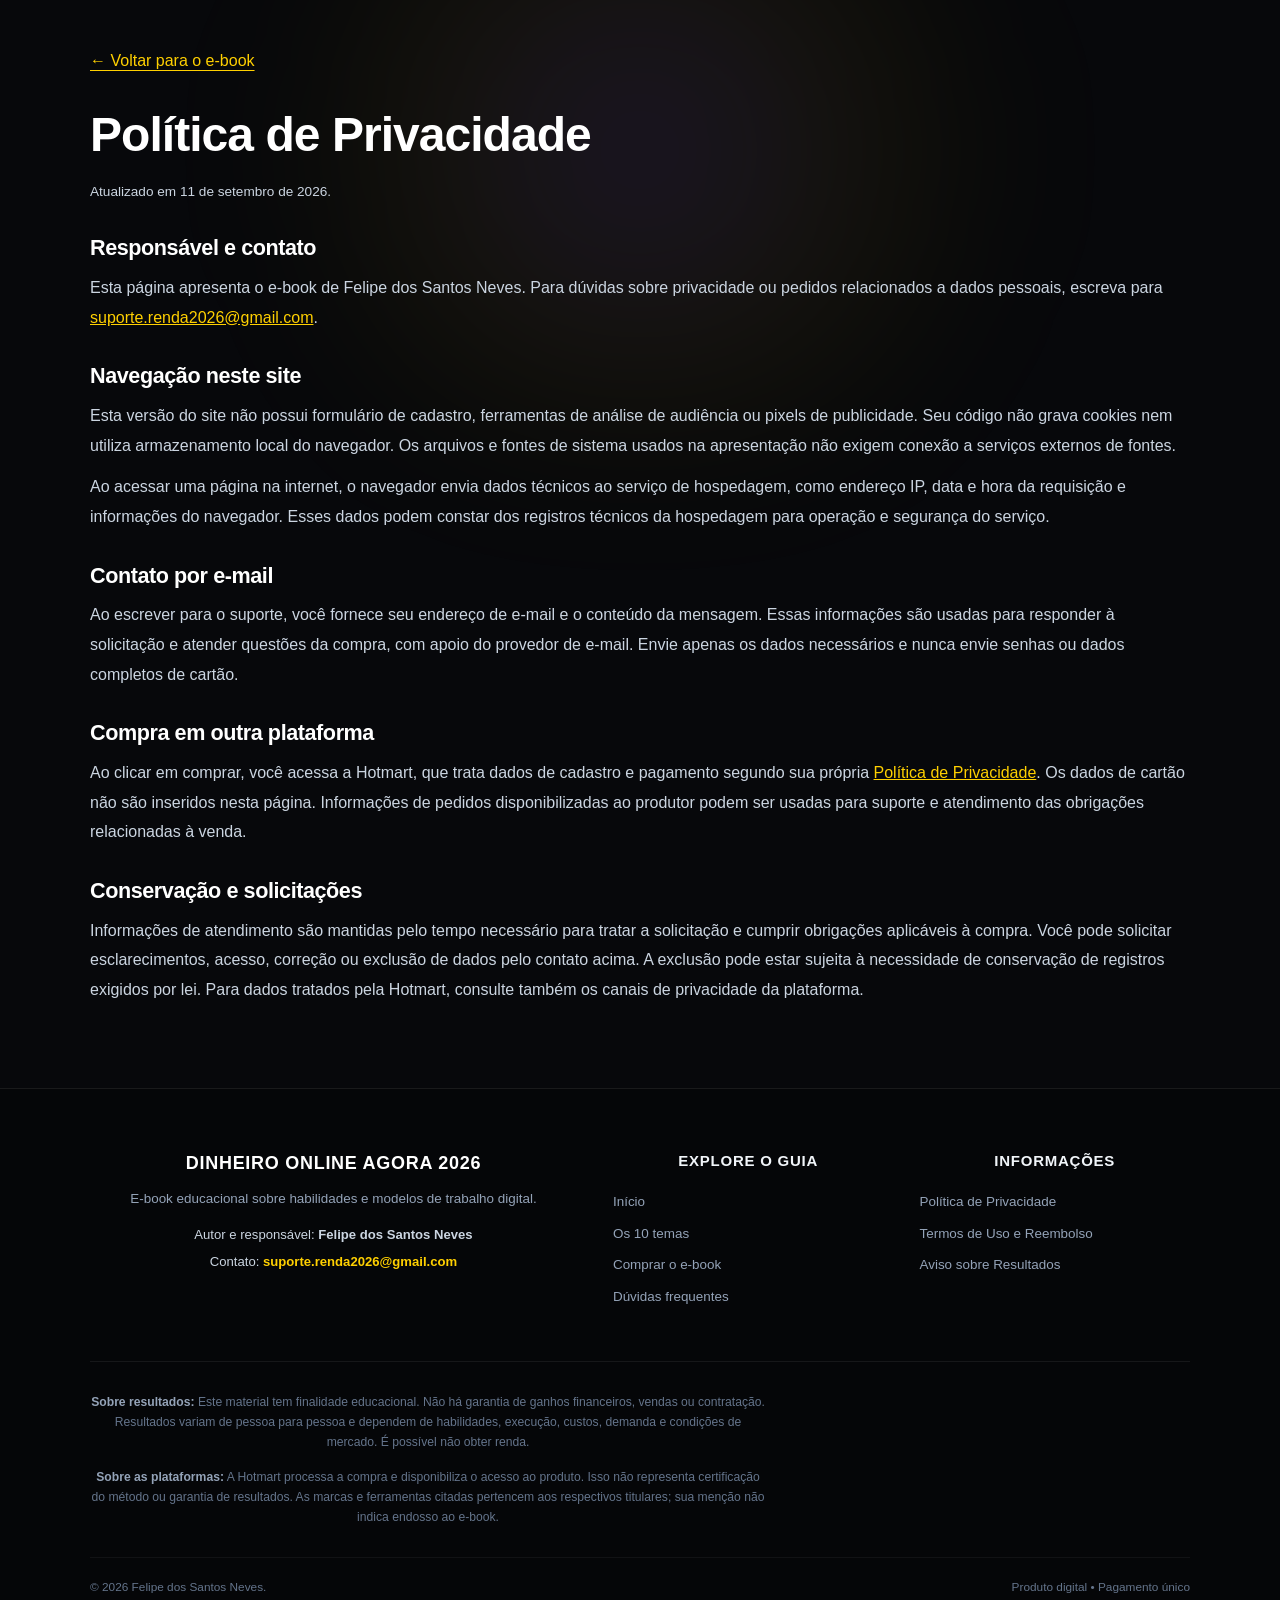
<file: privacidade.html>
<!DOCTYPE html>
<html lang="pt-BR">
<head>
  <meta charset="UTF-8">
  <meta name="viewport" content="width=device-width, initial-scale=1.0">
  <title>Política de Privacidade | Dinheiro Online Agora 2026</title>
<meta name="robots" content="index, follow">

  <!-- Open Graph / Social Sharing -->
<meta property="og:title" content="Dinheiro Online Agora 2026 | E-book de Trabalho Digital">
<!-- Favicon / App Icon -->
  <link rel="icon" type="image/svg+xml" href="assets/favicon.svg">
  <link rel="icon" type="image/png" href="assets/favicon.png">
  <link rel="apple-touch-icon" href="assets/favicon.png">

  <link rel="stylesheet" href="styles.css?v=20260911-scroll2">
</head>
<body><main class="legal-page container"><a class="secondary-link" href="index.html">← Voltar para o e-book</a><h1>Política de Privacidade</h1><p class="legal-date">Atualizado em 11 de setembro de 2026.</p><h2>Responsável e contato</h2><p>Esta página apresenta o e-book de Felipe dos Santos Neves. Para dúvidas sobre privacidade ou pedidos relacionados a dados pessoais, escreva para <a href="mailto:suporte.renda2026@gmail.com">suporte.renda2026@gmail.com</a>.</p><h2>Navegação neste site</h2><p>Esta versão do site não possui formulário de cadastro, ferramentas de análise de audiência ou pixels de publicidade. Seu código não grava cookies nem utiliza armazenamento local do navegador. Os arquivos e fontes de sistema usados na apresentação não exigem conexão a serviços externos de fontes.</p><p>Ao acessar uma página na internet, o navegador envia dados técnicos ao serviço de hospedagem, como endereço IP, data e hora da requisição e informações do navegador. Esses dados podem constar dos registros técnicos da hospedagem para operação e segurança do serviço.</p><h2>Contato por e-mail</h2><p>Ao escrever para o suporte, você fornece seu endereço de e-mail e o conteúdo da mensagem. Essas informações são usadas para responder à solicitação e atender questões da compra, com apoio do provedor de e-mail. Envie apenas os dados necessários e nunca envie senhas ou dados completos de cartão.</p><h2>Compra em outra plataforma</h2><p>Ao clicar em comprar, você acessa a Hotmart, que trata dados de cadastro e pagamento segundo sua própria <a href="https://hotmart.com/pt-br/legal/privacidade">Política de Privacidade</a>. Os dados de cartão não são inseridos nesta página. Informações de pedidos disponibilizadas ao produtor podem ser usadas para suporte e atendimento das obrigações relacionadas à venda.</p><h2>Conservação e solicitações</h2><p>Informações de atendimento são mantidas pelo tempo necessário para tratar a solicitação e cumprir obrigações aplicáveis à compra. Você pode solicitar esclarecimentos, acesso, correção ou exclusão de dados pelo contato acima. A exclusão pode estar sujeita à necessidade de conservação de registros exigidos por lei. Para dados tratados pela Hotmart, consulte também os canais de privacidade da plataforma.</p></main><footer class="site-footer" id="rodape"><div class="container"><div class="footer-top-grid">
<div class="footer-brand-col"><div class="footer-logo-title">DINHEIRO ONLINE AGORA 2026</div><p class="footer-brand-desc">E-book educacional sobre habilidades e modelos de trabalho digital.</p><div class="footer-author-meta"><span>Autor e responsável: <strong>Felipe dos Santos Neves</strong></span><span>Contato: <a class="footer-support-email" href="mailto:suporte.renda2026@gmail.com">suporte.renda2026@gmail.com</a></span></div></div>
<nav class="footer-links-col" aria-label="Navegação"><div class="footer-col-title">Explore o guia</div><div class="footer-nav-links"><a href="index.html#inicio">Início</a><a href="index.html#metodos">Os 10 temas</a><a href="index.html#comprar">Comprar o e-book</a><a href="index.html#faq">Dúvidas frequentes</a></div></nav>
<nav class="footer-links-col" aria-label="Informações da compra"><div class="footer-col-title">Informações</div><div class="footer-nav-links"><a href="privacidade.html">Política de Privacidade</a><a href="termos.html">Termos de Uso e Reembolso</a><a href="aviso-legal.html">Aviso sobre Resultados</a></div></nav>
</div><div class="footer-divider"></div><div class="footer-disclaimers"><p><strong>Sobre resultados:</strong> Este material tem finalidade educacional. Não há garantia de ganhos financeiros, vendas ou contratação. Resultados variam de pessoa para pessoa e dependem de habilidades, execução, custos, demanda e condições de mercado. É possível não obter renda.</p><p><strong>Sobre as plataformas:</strong> A Hotmart processa a compra e disponibiliza o acesso ao produto. Isso não representa certificação do método ou garantia de resultados. As marcas e ferramentas citadas pertencem aos respectivos titulares; sua menção não indica endosso ao e-book.</p></div><div class="footer-bottom-bar"><span>© 2026 Felipe dos Santos Neves.</span><span>Produto digital • Pagamento único</span></div></div></footer></body></html>
</file>
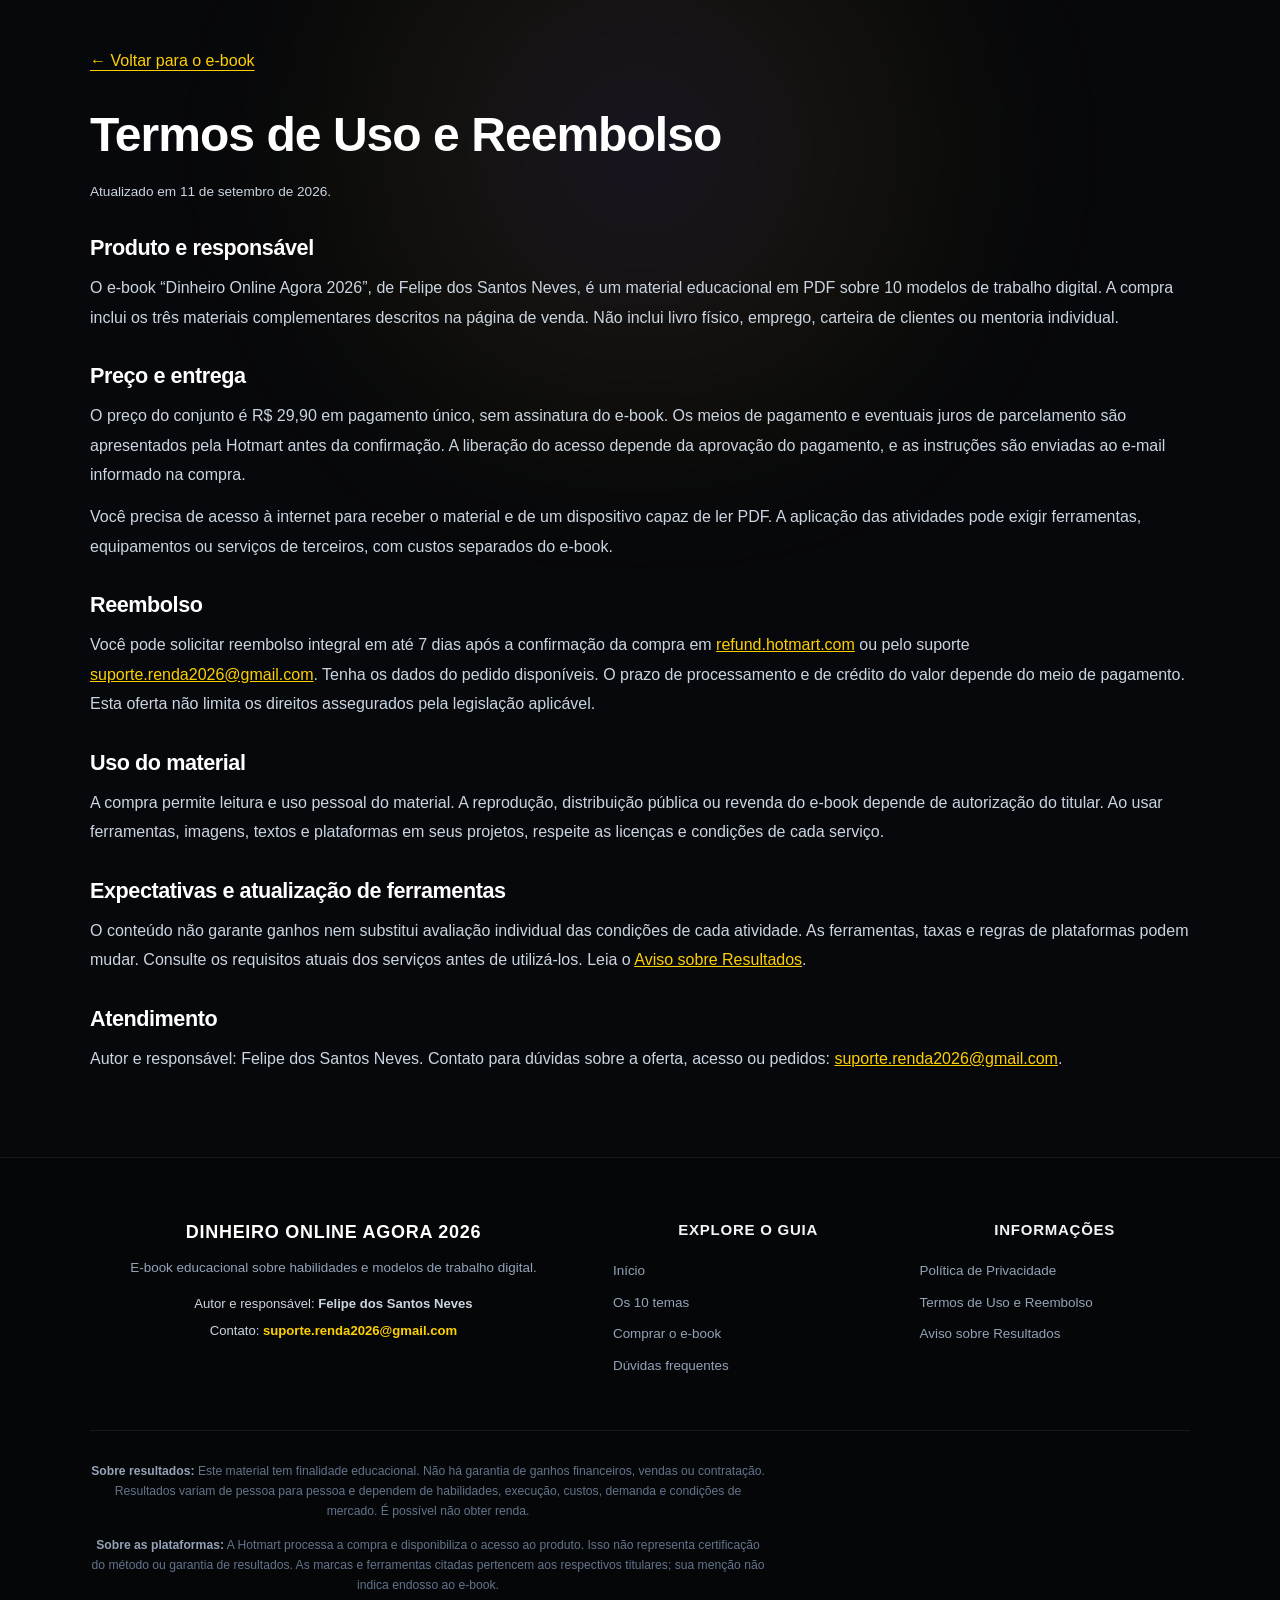
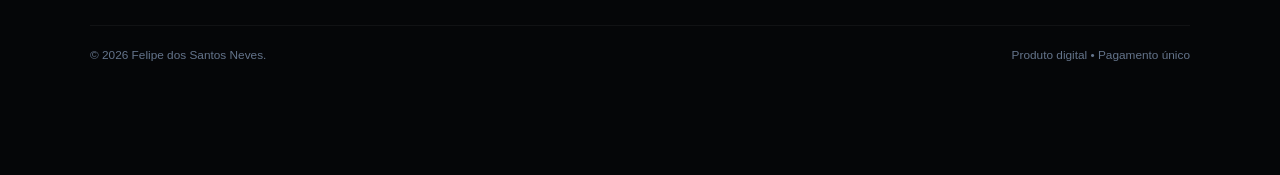
<file: termos.html>
<!DOCTYPE html>
<html lang="pt-BR">
<head>
  <meta charset="UTF-8">
  <meta name="viewport" content="width=device-width, initial-scale=1.0">
  <title>Termos de Uso e Reembolso | Dinheiro Online Agora 2026</title>
<meta name="robots" content="index, follow">

  <!-- Open Graph / Social Sharing -->
<meta property="og:title" content="Dinheiro Online Agora 2026 | E-book de Trabalho Digital">
<!-- Favicon / App Icon -->
  <link rel="icon" type="image/svg+xml" href="assets/favicon.svg">
  <link rel="icon" type="image/png" href="assets/favicon.png">
  <link rel="apple-touch-icon" href="assets/favicon.png">

  <link rel="stylesheet" href="styles.css?v=20260911-scroll2">
</head>
<body><main class="legal-page container"><a class="secondary-link" href="index.html">← Voltar para o e-book</a><h1>Termos de Uso e Reembolso</h1><p class="legal-date">Atualizado em 11 de setembro de 2026.</p><h2>Produto e responsável</h2><p>O e-book “Dinheiro Online Agora 2026”, de Felipe dos Santos Neves, é um material educacional em PDF sobre 10 modelos de trabalho digital. A compra inclui os três materiais complementares descritos na página de venda. Não inclui livro físico, emprego, carteira de clientes ou mentoria individual.</p><h2>Preço e entrega</h2><p>O preço do conjunto é R$ 29,90 em pagamento único, sem assinatura do e-book. Os meios de pagamento e eventuais juros de parcelamento são apresentados pela Hotmart antes da confirmação. A liberação do acesso depende da aprovação do pagamento, e as instruções são enviadas ao e-mail informado na compra.</p><p>Você precisa de acesso à internet para receber o material e de um dispositivo capaz de ler PDF. A aplicação das atividades pode exigir ferramentas, equipamentos ou serviços de terceiros, com custos separados do e-book.</p><h2>Reembolso</h2><p>Você pode solicitar reembolso integral em até 7 dias após a confirmação da compra em <a href="https://refund.hotmart.com/">refund.hotmart.com</a> ou pelo suporte <a href="mailto:suporte.renda2026@gmail.com">suporte.renda2026@gmail.com</a>. Tenha os dados do pedido disponíveis. O prazo de processamento e de crédito do valor depende do meio de pagamento. Esta oferta não limita os direitos assegurados pela legislação aplicável.</p><h2>Uso do material</h2><p>A compra permite leitura e uso pessoal do material. A reprodução, distribuição pública ou revenda do e-book depende de autorização do titular. Ao usar ferramentas, imagens, textos e plataformas em seus projetos, respeite as licenças e condições de cada serviço.</p><h2>Expectativas e atualização de ferramentas</h2><p>O conteúdo não garante ganhos nem substitui avaliação individual das condições de cada atividade. As ferramentas, taxas e regras de plataformas podem mudar. Consulte os requisitos atuais dos serviços antes de utilizá-los. Leia o <a href="aviso-legal.html">Aviso sobre Resultados</a>.</p><h2>Atendimento</h2><p>Autor e responsável: Felipe dos Santos Neves. Contato para dúvidas sobre a oferta, acesso ou pedidos: <a href="mailto:suporte.renda2026@gmail.com">suporte.renda2026@gmail.com</a>.</p></main><footer class="site-footer" id="rodape"><div class="container"><div class="footer-top-grid">
<div class="footer-brand-col"><div class="footer-logo-title">DINHEIRO ONLINE AGORA 2026</div><p class="footer-brand-desc">E-book educacional sobre habilidades e modelos de trabalho digital.</p><div class="footer-author-meta"><span>Autor e responsável: <strong>Felipe dos Santos Neves</strong></span><span>Contato: <a class="footer-support-email" href="mailto:suporte.renda2026@gmail.com">suporte.renda2026@gmail.com</a></span></div></div>
<nav class="footer-links-col" aria-label="Navegação"><div class="footer-col-title">Explore o guia</div><div class="footer-nav-links"><a href="index.html#inicio">Início</a><a href="index.html#metodos">Os 10 temas</a><a href="index.html#comprar">Comprar o e-book</a><a href="index.html#faq">Dúvidas frequentes</a></div></nav>
<nav class="footer-links-col" aria-label="Informações da compra"><div class="footer-col-title">Informações</div><div class="footer-nav-links"><a href="privacidade.html">Política de Privacidade</a><a href="termos.html">Termos de Uso e Reembolso</a><a href="aviso-legal.html">Aviso sobre Resultados</a></div></nav>
</div><div class="footer-divider"></div><div class="footer-disclaimers"><p><strong>Sobre resultados:</strong> Este material tem finalidade educacional. Não há garantia de ganhos financeiros, vendas ou contratação. Resultados variam de pessoa para pessoa e dependem de habilidades, execução, custos, demanda e condições de mercado. É possível não obter renda.</p><p><strong>Sobre as plataformas:</strong> A Hotmart processa a compra e disponibiliza o acesso ao produto. Isso não representa certificação do método ou garantia de resultados. As marcas e ferramentas citadas pertencem aos respectivos titulares; sua menção não indica endosso ao e-book.</p></div><div class="footer-bottom-bar"><span>© 2026 Felipe dos Santos Neves.</span><span>Produto digital • Pagamento único</span></div></div></footer></body></html>
</file>
<file: styles.css>
/* ==========================================================================
   DINHEIRO ONLINE AGORA 2026 - DESIGN SYSTEM & STYLES
   Responsive landing page for an educational e-book
   ========================================================================== */

/* --------------------------------------------------------------------------
   1. Design Tokens & CSS Variables
   -------------------------------------------------------------------------- */
:root {
  /* Color Palette */
  --bg-primary: #07080b;
  --bg-secondary: #0d0f15;
  --bg-card: rgba(17, 21, 30, 0.75);
  --bg-card-hover: rgba(24, 29, 42, 0.85);
  --bg-elevated: #161a24;
  --bg-glass: rgba(255, 255, 255, 0.03);

  /* Borders & Dividers */
  --border-subtle: rgba(255, 255, 255, 0.08);
  --border-highlight: rgba(255, 215, 0, 0.3);
  --border-focus: rgba(139, 92, 246, 0.4);

  /* Accents */
  --gold-primary: #ffd000;
  --gold-glow: #ffb700;
  --gold-hover: #ffdb33;
  --gold-dark: #b38f00;
  --gold-gradient: linear-gradient(135deg, #ffe066 0%, #ffd000 50%, #f59e0b 100%);

  --purple-primary: #8b5cf6;
  --purple-glow: rgba(139, 92, 246, 0.4);
  --purple-gradient: linear-gradient(135deg, #a78bfa 0%, #8b5cf6 50%, #6d28d9 100%);

  --green-success: #10b981;
  --green-glow: rgba(16, 185, 129, 0.25);
  --red-danger: #ef4444;

  /* Typography Colors */
  --text-main: #ffffff;
  --text-muted: #94a3b8;
  --text-dim: #64748b;
  --text-dark: #07080b;

  /* Typography */
  --font-heading: -apple-system, BlinkMacSystemFont, 'Segoe UI', Roboto, sans-serif;
  --font-body: -apple-system, BlinkMacSystemFont, 'Segoe UI', Roboto, sans-serif;

  /* Spacing */
  --container-max: 1140px;
  --radius-sm: 8px;
  --radius-md: 14px;
  --radius-lg: 20px;
  --radius-xl: 28px;
  --radius-full: 9999px;

  /* Shadows */
  --shadow-sm: 0 4px 12px rgba(0, 0, 0, 0.25);
  --shadow-md: 0 10px 30px rgba(0, 0, 0, 0.45);
  --shadow-lg: 0 20px 50px rgba(0, 0, 0, 0.65);
  --shadow-gold: 0 12px 35px rgba(255, 208, 0, 0.28);
  --shadow-purple: 0 12px 35px rgba(139, 92, 246, 0.25);

  /* Transitions */
  --transition-fast: 0.18s cubic-bezier(0.16, 1, 0.3, 1);
  --transition-normal: 0.3s cubic-bezier(0.16, 1, 0.3, 1);
  --transition-slow: 0.5s cubic-bezier(0.16, 1, 0.3, 1);
}

/* Product presentation, readable disclosures and native navigation. */
[hidden] { display: none !important; }
:focus-visible { outline: 3px solid var(--gold-primary); outline-offset: 5px; }
.skip-link { position: fixed; top: -100px; left: 16px; z-index: 10000; padding: 12px 20px; background: var(--gold-primary); color: #07080b; }
.skip-link:focus { top: 12px; }
.hero-actions { display: flex; flex-direction: column; align-items: flex-start; gap: 18px; margin-top: 28px; }
.secondary-link { color: var(--gold-primary); text-decoration: underline; text-underline-offset: 4px; }
.hero-actions .secondary-link { transition: color .2s ease, text-underline-offset .2s ease; }
.hero-actions .secondary-link:hover { color: #fff0b3; text-underline-offset: 7px; }
.hero-actions .btn-cta::after { animation-duration: 9s; }
.discover-arrow { flex-shrink: 0; transition: transform .25s ease; }
.hero-actions .btn-cta:hover .discover-arrow { transform: translateY(3px); }
.purchase-note { color: #cbd5e1; font-size: .9rem; margin: 20px 0; line-height: 1.7; }
.results-note { color: #bac5d5; font-size: .875rem; line-height: 1.7; padding: 16px; border: 1px solid var(--border-subtle); border-radius: 12px; margin-top: 20px; }
.mockup-wrapper .mockup-caption { position: relative; max-width: 300px; text-align: center; font-size: .8rem; line-height: 1.6; color: #aab8cb; margin: 24px auto 0; }
.author-intro { display: flex; align-items: center; gap: 24px; }
.author-intro h2 { font-size: 1.35rem; margin-bottom: 8px; }
.learning-grid { display: grid; grid-template-columns: repeat(3, minmax(0, 1fr)); gap: 24px; }
.learning-card, .sample-box { background: var(--bg-card); border: 1px solid var(--border-subtle); border-radius: 20px; padding: 28px; }
.learning-card h3, .sample-box h3 { margin: 16px 0 12px; font-size: 1.25rem; }
.learning-card p, .sample-box p, .plain-list { color: #b5c1d3; line-height: 1.8; }
.sample-box { max-width: 800px; margin: auto; }
.sample-box ol, .plain-list { padding-left: 24px; margin: 18px 0; }
.sample-box li, .plain-list li { margin-bottom: 14px; }
.sample-box p { font-size: .9rem; }
details.faq-item .faq-question { list-style: none; cursor: pointer; }
details.faq-item .faq-question::-webkit-details-marker { display: none; }
details.faq-item[open] .faq-answer { max-height: none; padding: 0 24px 24px; }
details.faq-item[open] summary > span { transform: rotate(45deg); }
.faq-answer a, .guarantee-content a, .legal-page a { color: var(--gold-primary); text-decoration: underline; overflow-wrap: anywhere; }
.legal-page { position: relative; padding-top: 48px; padding-bottom: 72px; max-width: 860px; }
.legal-page h1 { font-size: clamp(2rem, 5vw, 3rem); line-height: 1.2; margin: 32px 0 16px; }
.legal-page h2 { margin: 32px 0 12px; font-size: 1.35rem; }
.legal-page p { color: #cbd5e1; margin: 12px 0; line-height: 1.85; }
.legal-date { font-size: .85rem; }
.footer-author-meta a { overflow-wrap: anywhere; }
@media (max-width: 991px) {
  .hero-content .hero-actions { align-items: center; }
  .learning-grid { grid-template-columns: 1fr; }
}
@media (max-width: 540px) {
  .author-intro { flex-direction: column; text-align: center; }
  .learning-card, .sample-box { padding: 22px; }
}
@media (prefers-reduced-motion: reduce) {
  html { scroll-behavior: auto !important; }
  *, *::before, *::after { animation: none !important; transition: none !important; }
  .book-3d-card { transform: none !important; }
}

/* --------------------------------------------------------------------------
   2. Reset & Global Base
   -------------------------------------------------------------------------- */
*, *::before, *::after {
  box-sizing: border-box;
  margin: 0;
  padding: 0;
}

html {
  scroll-behavior: smooth;
  font-size: 16px;
  -webkit-text-size-adjust: 100%;
  overflow-x: clip;
}

body {
  background-color: var(--bg-primary);
  color: var(--text-main);
  font-family: var(--font-body);
  line-height: 1.6;
  overflow-x: clip;
  position: relative;
  -webkit-font-smoothing: antialiased;
  -moz-osx-font-smoothing: grayscale;
}

/* Ambient Background Lights */
body::before {
  content: '';
  position: fixed;
  top: -150px;
  left: 50%;
  transform: translateX(-50%);
  width: 900px;
  height: 600px;
  background: radial-gradient(circle, rgba(139, 92, 246, 0.15) 0%, rgba(255, 208, 0, 0.06) 40%, transparent 70%);
  pointer-events: none;
  z-index: 0;
  filter: blur(80px);
}

img {
  max-width: 100%;
  height: auto;
  display: block;
}

a {
  color: inherit;
  text-decoration: none;
}

button {
  font-family: inherit;
  border: none;
  background: none;
  cursor: pointer;
}

.container {
  width: 100%;
  max-width: var(--container-max);
  margin-left: auto;
  margin-right: auto;
  padding-left: 20px;
  padding-right: 20px;
  position: relative;
  z-index: 1;
}

/* --------------------------------------------------------------------------
   3. Typography Utility Classes
   -------------------------------------------------------------------------- */
h1, h2, h3, h4, h5, h6 {
  font-family: var(--font-heading);
  font-weight: 800;
  line-height: 1.15;
  letter-spacing: -0.02em;
}

.text-gold {
  background: var(--gold-gradient);
  -webkit-background-clip: text;
  -webkit-text-fill-color: transparent;
  display: inline;
}

.text-purple {
  background: var(--purple-gradient);
  -webkit-background-clip: text;
  -webkit-text-fill-color: transparent;
  display: inline;
}

.text-gradient {
  background: linear-gradient(135deg, #ffffff 30%, #cbd5e1 100%);
  -webkit-background-clip: text;
  -webkit-text-fill-color: transparent;
}

.section-tag {
  display: inline-flex;
  align-items: center;
  gap: 8px;
  padding: 6px 14px;
  background: rgba(255, 208, 0, 0.1);
  border: 1px solid rgba(255, 208, 0, 0.25);
  border-radius: var(--radius-full);
  color: var(--gold-primary);
  font-size: 0.8125rem;
  font-weight: 700;
  letter-spacing: 0.05em;
  text-transform: uppercase;
  margin-bottom: 16px;
}

.section-tag.purple {
  background: rgba(139, 92, 246, 0.1);
  border-color: rgba(139, 92, 246, 0.25);
  color: #c4b5fd;
}

.section-header {
  text-align: center;
  max-width: 720px;
  margin: 0 auto 50px auto;
}

.section-header h2 {
  font-size: clamp(1.85rem, 3.5vw, 2.75rem);
  margin-bottom: 16px;
}

.section-header p {
  color: var(--text-muted);
  font-size: clamp(1rem, 1.6vw, 1.125rem);
  line-height: 1.65;
}

/* --------------------------------------------------------------------------
   4. Urgency Top Ticker Bar
   -------------------------------------------------------------------------- */
.urgency-bar {
  background: linear-gradient(90deg, #1e1035 0%, #151a24 50%, #201505 100%);
  border-bottom: 1px solid rgba(255, 208, 0, 0.2);
  padding: 10px 16px;
  text-align: center;
  font-size: 0.8125rem;
  font-weight: 600;
  position: relative;
  z-index: 50;
}

.urgency-bar-content {
  display: inline-flex;
  align-items: center;
  justify-content: center;
  gap: 10px;
  flex-wrap: wrap;
}

.urgency-badge {
  background: #ff4757;
  color: white;
  padding: 2px 8px;
  border-radius: var(--radius-full);
  font-size: 0.6875rem;
  font-weight: 800;
  letter-spacing: 0.05em;
  text-transform: uppercase;
  animation: pulseLight 1.8s infinite;
}

/* --------------------------------------------------------------------------
   5. Hero Section
   -------------------------------------------------------------------------- */
.hero-section {
  padding: 48px 0 70px 0;
  position: relative;
  overflow: hidden;
}

.hero-grid {
  display: grid;
  grid-template-columns: 1.15fr 0.85fr;
  gap: 40px;
  align-items: center;
}

.hero-content {
  display: flex;
  flex-direction: column;
  align-items: flex-start;
}

.hero-badge-pill {
  display: inline-flex;
  align-items: center;
  gap: 8px;
  padding: 6px 14px;
  background: rgba(255, 255, 255, 0.05);
  border: 1px solid var(--border-subtle);
  border-radius: var(--radius-full);
  font-size: 0.8125rem;
  font-weight: 600;
  color: #e2e8f0;
  margin-bottom: 20px;
  backdrop-filter: blur(8px);
}

.hero-badge-pill .dot {
  width: 8px;
  height: 8px;
  border-radius: 50%;
  background: var(--green-success);
  box-shadow: 0 0 10px var(--green-success);
}

.hero-title {
  font-size: clamp(2.2rem, 4.5vw, 3.75rem);
  font-weight: 900;
  letter-spacing: -0.03em;
  line-height: 1.08;
  margin-bottom: 20px;
}

.hero-subtitle {
  font-size: clamp(1.05rem, 1.8vw, 1.25rem);
  color: var(--text-muted);
  line-height: 1.6;
  margin-bottom: 32px;
  max-width: 580px;
}

.hero-cta-box {
  width: 100%;
  max-width: 480px;
  display: flex;
  flex-direction: column;
  gap: 14px;
}

/* Hero Proof Pills & Discovery Button */
.hero-proof-pills {
  display: flex;
  flex-wrap: wrap;
  gap: 10px;
  margin-bottom: 8px;
}

.proof-pill {
  display: inline-flex;
  align-items: center;
  gap: 6px;
  background: rgba(255, 255, 255, 0.05);
  border: 1px solid rgba(255, 255, 255, 0.12);
  padding: 6px 14px;
  border-radius: var(--radius-full);
  font-size: 0.8125rem;
  font-weight: 700;
  color: #e2e8f0;
}

.proof-pill svg {
  color: var(--gold-primary);
}

.btn-discover {
  display: inline-flex;
  align-items: center;
  justify-content: center;
  gap: 10px;
  width: 100%;
  padding: 16px 24px;
  background: linear-gradient(135deg, rgba(255, 208, 0, 0.18) 0%, rgba(139, 92, 246, 0.18) 100%);
  border: 1px solid rgba(255, 208, 0, 0.45);
  color: #fff;
  font-family: var(--font-heading);
  font-size: 1.05rem;
  font-weight: 800;
  border-radius: var(--radius-md);
  box-shadow: 0 4px 20px rgba(0, 0, 0, 0.4);
  transition: var(--transition-normal);
  cursor: pointer;
  text-decoration: none;
}

.btn-discover:hover {
  background: linear-gradient(135deg, rgba(255, 208, 0, 0.3) 0%, rgba(139, 92, 246, 0.3) 100%);
  border-color: var(--gold-primary);
  transform: translateY(-2px);
  box-shadow: 0 8px 25px rgba(255, 208, 0, 0.25);
  color: #fff;
}

.discover-icon {
  width: 20px;
  height: 20px;
  color: var(--gold-primary);
  animation: bounceDown 2s infinite ease-in-out;
}

@keyframes bounceDown {
  0%, 100% { transform: translateY(0); }
  50% { transform: translateY(5px); }
}

.hero-quick-note {
  font-size: 0.8125rem;
  color: var(--text-dim);
  text-align: center;
  width: 100%;
}

/* --------------------------------------------------------------------------
   6. Primary High-Converting CTA Button
   -------------------------------------------------------------------------- */
.btn-cta {
  display: inline-flex;
  align-items: center;
  justify-content: center;
  gap: 12px;
  width: 100%;
  padding: 18px 28px;
  background: var(--gold-gradient);
  color: var(--text-dark);
  font-family: var(--font-heading);
  font-size: clamp(1.1rem, 2vw, 1.28rem);
  font-weight: 800;
  text-transform: uppercase;
  letter-spacing: 0.02em;
  border-radius: var(--radius-md);
  box-shadow: var(--shadow-gold), 0 0 0 1px rgba(255, 255, 255, 0.3) inset;
  position: relative;
  overflow: hidden;
  transition: var(--transition-fast);
  cursor: pointer;
}

.btn-cta::after {
  content: '';
  position: absolute;
  top: -50%;
  left: -60%;
  width: 40%;
  height: 200%;
  background: linear-gradient(
    90deg,
    rgba(255, 255, 255, 0) 0%,
    rgba(255, 255, 255, 0.4) 50%,
    rgba(255, 255, 255, 0) 100%
  );
  transform: rotate(25deg);
  animation: shineSweep 4s infinite ease-in-out;
}

.btn-cta:hover {
  transform: translateY(-2px) scale(1.015);
  box-shadow: 0 16px 40px rgba(255, 208, 0, 0.45);
  background: linear-gradient(135deg, #fff 0%, #ffd700 50%, #f59e0b 100%);
}

.btn-cta:active {
  transform: translateY(1px);
}

.btn-cta .cta-icon {
  width: 22px;
  height: 22px;
  transition: transform var(--transition-fast);
}

.btn-cta:hover .cta-icon {
  transform: translateX(4px);
}

/* Micro-Proof Trust Badges Below CTA */
.hero-trust-badges {
  display: flex;
  align-items: center;
  justify-content: flex-start;
  gap: 16px;
  flex-wrap: wrap;
  font-size: 0.8125rem;
  color: var(--text-muted);
}

.trust-item {
  display: inline-flex;
  align-items: center;
  gap: 6px;
}

.trust-item svg {
  color: var(--green-success);
  width: 15px;
  height: 15px;
  flex-shrink: 0;
}

/* --------------------------------------------------------------------------
   7. 3D E-book Mockup & Visual Presentation
   -------------------------------------------------------------------------- */
.hero-visual {
  min-width: 0;
  display: flex;
  justify-content: center;
  align-items: center;
  position: relative;
}

.mockup-wrapper {
  display: flex;
  flex-direction: column;
  align-items: center;
  width: 100%;
  max-width: 380px;
  min-width: 0;
  position: relative;
  perspective: 1200px;
  padding: 20px;
}

.mockup-glow {
  position: absolute;
  top: 50%;
  left: 50%;
  transform: translate(-50%, -50%);
  width: 320px;
  height: 420px;
  background: radial-gradient(circle, rgba(255, 208, 0, 0.2) 0%, rgba(139, 92, 246, 0.25) 50%, transparent 75%);
  filter: blur(50px);
  z-index: 0;
  pointer-events: none;
  animation: pulseGlow 6s infinite alternate ease-in-out;
}

.book-3d-card {
  position: relative;
  z-index: 2;
  width: 290px;
  max-width: 100%;
  flex-shrink: 0;
  border-radius: 12px;
  box-shadow: 
    -15px 25px 50px rgba(0, 0, 0, 0.7),
    0 10px 30px rgba(255, 208, 0, 0.15),
    inset -1px 0 3px rgba(255, 255, 255, 0.3);
  transform: rotateY(-12deg) rotateX(6deg);
  transition: transform 0.4s cubic-bezier(0.16, 1, 0.3, 1), box-shadow 0.4s ease;
  overflow: hidden;
  background: #000;
}

.book-3d-card:hover,
.book-3d-card.is-center-active {
  transform: rotateY(0deg) rotateX(0deg) scale(1.04);
  box-shadow: 
    0 25px 60px rgba(0, 0, 0, 0.85),
    0 0 45px rgba(255, 208, 0, 0.35);
}

.mockup-wrapper.is-center-active .mockup-glow {
  opacity: 0.95;
  transform: translate(-50%, -50%) scale(1.15);
  filter: blur(42px);
}

.mockup-wrapper.is-center-active .floating-badge.badge-top {
  border-color: rgba(255, 208, 0, 0.75);
  box-shadow: 0 8px 25px rgba(255, 208, 0, 0.3);
}

.mockup-wrapper.is-center-active .floating-badge.badge-bottom {
  border-color: rgba(192, 132, 252, 0.75);
  box-shadow: 0 8px 25px rgba(139, 92, 246, 0.3);
}

.book-3d-card img {
  width: 100%;
  display: block;
}

/* One scroll-driven movement, with a restrained reflection over the original cover. */
.mockup-wrapper.has-book-motion .book-3d-card {
  transform: translateY(var(--book-lift, 0px)) rotateX(var(--book-x, 0deg)) rotateY(var(--book-y, 0deg));
  transform-origin: center;
  transition: transform 140ms ease-out, box-shadow .4s ease;
}
.has-book-motion .book-3d-card::after {
  content: '';
  position: absolute;
  inset: 0;
  border-radius: inherit;
  pointer-events: none;
  background: linear-gradient(115deg, transparent 30%, rgba(255, 245, 215, .16) 48%, transparent 66%);
  background-size: 240% 100%;
  background-position: var(--book-light, 50%) center;
  box-shadow: inset 1px 0 0 rgba(255, 255, 255, .28), inset -3px 0 5px rgba(0, 0, 0, .18);
}
.mockup-wrapper.has-book-motion .mockup-glow {
  animation: none;
  transform: translate(-50%, calc(-50% + var(--glow-drift, 0px)));
  transition: transform 180ms ease-out, opacity .4s ease;
}
@media (hover: hover) and (pointer: fine) {
  .learning-card { transition: transform .25s ease, border-color .25s ease; }
  .learning-card:hover { transform: translateY(-3px); border-color: var(--border-highlight); }
}
@media (prefers-reduced-motion: reduce) {
  .mockup-glow { transform: translate(-50%, -50%) !important; }
  .learning-card:hover, .discover-arrow, .btn-cta:hover { transform: none !important; }
}

/* Floating Badges Around Book */
.floating-badge {
  position: absolute;
  z-index: 5;
  background: rgba(13, 16, 24, 0.85);
  border: 1px solid var(--border-subtle);
  border-radius: var(--radius-md);
  padding: 10px 14px;
  display: flex;
  align-items: center;
  gap: 10px;
  box-shadow: var(--shadow-md);
  backdrop-filter: blur(12px);
  animation: floatAnim 4s infinite ease-in-out;
}

.floating-badge.badge-top {
  top: -5px;
  right: -15px;
  border-color: rgba(255, 208, 0, 0.4);
  animation-delay: 0s;
}

.floating-badge.badge-bottom {
  bottom: 10px;
  left: -20px;
  border-color: rgba(139, 92, 246, 0.4);
  animation-delay: 2s;
}

.badge-icon {
  width: 34px;
  height: 34px;
  border-radius: 50%;
  display: flex;
  align-items: center;
  justify-content: center;
  flex-shrink: 0;
}

.badge-top .badge-icon {
  background: rgba(255, 208, 0, 0.15);
  color: var(--gold-primary);
}

.badge-bottom .badge-icon {
  background: rgba(139, 92, 246, 0.15);
  color: var(--purple-primary);
}

.badge-text-title {
  font-size: 0.8125rem;
  font-weight: 700;
  color: #fff;
  line-height: 1.2;
}

.badge-text-sub {
  font-size: 0.6875rem;
  color: var(--text-muted);
}

/* --------------------------------------------------------------------------
   8. Security & Authority Strip (Hotmart + Author Badge)
   -------------------------------------------------------------------------- */
.authority-strip {
  padding: 24px 0;
  background: rgba(13, 16, 24, 0.6);
  border-top: 1px solid var(--border-subtle);
  border-bottom: 1px solid var(--border-subtle);
  backdrop-filter: blur(8px);
}

.authority-grid {
  display: grid;
  grid-template-columns: auto 1fr auto;
  gap: 28px;
  align-items: center;
}

.author-badge-container {
  width: 90px;
  height: 90px;
  flex-shrink: 0;
  position: relative;
}

.author-badge-container img {
  width: 100%;
  height: 100%;
  object-fit: contain;
  filter: drop-shadow(0 4px 15px rgba(255, 208, 0, 0.3));
}

.authority-text h3 {
  font-size: 1.25rem;
  margin-bottom: 6px;
  color: #fff;
}

.authority-text p {
  color: var(--text-muted);
  font-size: 0.9375rem;
  line-height: 1.5;
  max-width: 650px;
}

.platform-guarantee-pill {
  display: flex;
  align-items: center;
  gap: 12px;
  background: rgba(255, 255, 255, 0.04);
  border: 1px solid rgba(255, 255, 255, 0.1);
  padding: 12px 18px;
  border-radius: var(--radius-md);
  text-align: left;
}

.platform-guarantee-pill svg {
  width: 28px;
  height: 28px;
  color: var(--gold-primary);
  flex-shrink: 0;
}

.guarantee-title {
  font-size: 0.8125rem;
  font-weight: 700;
  color: #fff;
  text-transform: uppercase;
}

.guarantee-desc {
  font-size: 0.75rem;
  color: var(--text-muted);
}

/* --------------------------------------------------------------------------
   9. Section: "O Dinheiro Mudou de Lugar" (Pain & Contrast)
   -------------------------------------------------------------------------- */
.reality-section {
  padding: 90px 0;
  position: relative;
}

.reality-card-wrapper {
  background: var(--bg-card);
  border: 1px solid var(--border-subtle);
  border-radius: var(--radius-xl);
  padding: clamp(28px, 5vw, 56px);
  box-shadow: var(--shadow-md);
  backdrop-filter: blur(16px);
  position: relative;
  overflow: hidden;
}

.reality-card-wrapper::before {
  content: '';
  position: absolute;
  top: 0;
  left: 0;
  right: 0;
  height: 3px;
  background: linear-gradient(90deg, var(--gold-primary), var(--purple-primary));
}

.reality-grid {
  display: grid;
  grid-template-columns: 1fr 1fr;
  gap: 40px;
  margin-top: 36px;
}

.reality-column {
  padding: 24px;
  border-radius: var(--radius-lg);
}

.reality-column.old-way {
  background: rgba(239, 68, 68, 0.04);
  border: 1px solid rgba(239, 68, 68, 0.15);
}

.reality-column.new-way {
  background: rgba(16, 185, 129, 0.05);
  border: 1px solid rgba(16, 185, 129, 0.25);
  box-shadow: 0 10px 30px rgba(16, 185, 129, 0.08);
}

.column-header {
  display: flex;
  align-items: center;
  gap: 12px;
  margin-bottom: 20px;
}

.column-header-icon {
  width: 36px;
  height: 36px;
  border-radius: 50%;
  display: flex;
  align-items: center;
  justify-content: center;
  font-weight: 900;
  font-size: 1.1rem;
}

.old-way .column-header-icon {
  background: rgba(239, 68, 68, 0.2);
  color: #f87171;
}

.new-way .column-header-icon {
  background: rgba(16, 185, 129, 0.2);
  color: #34d399;
}

.column-header h4 {
  font-size: 1.25rem;
}

.reality-list {
  list-style: none;
  display: flex;
  flex-direction: column;
  gap: 14px;
}

.reality-item {
  display: flex;
  align-items: flex-start;
  gap: 10px;
  font-size: 0.9375rem;
  color: #cbd5e1;
}

.reality-item svg {
  width: 18px;
  height: 18px;
  flex-shrink: 0;
  margin-top: 3px;
}

.old-way .reality-item svg {
  color: #ef4444;
}

.new-way .reality-item svg {
  color: #10b981;
}

/* Quote Box from PDF */
.pdf-quote-box {
  margin-top: 40px;
  background: linear-gradient(135deg, rgba(30, 27, 75, 0.5) 0%, rgba(15, 23, 42, 0.8) 100%);
  border-left: 4px solid var(--gold-primary);
  border-radius: 0 var(--radius-md) var(--radius-md) 0;
  padding: 24px 30px;
  position: relative;
}

.pdf-quote-box blockquote {
  font-size: clamp(1.05rem, 1.8vw, 1.25rem);
  font-weight: 600;
  font-style: italic;
  color: #f8fafc;
  line-height: 1.5;
}

.pdf-quote-box cite {
  display: block;
  margin-top: 10px;
  font-size: 0.875rem;
  font-style: normal;
  color: var(--gold-primary);
  font-weight: 700;
}

/* --------------------------------------------------------------------------
   10. Section: "O Que Você Vai Dominar" (Blind Bullets / Stacking Cards)
   -------------------------------------------------------------------------- */
.pillars-section {
  padding: 80px 0 100px 0;
  position: relative;
}

.section-tag-outline {
  display: inline-block;
  padding: 6px 18px;
  border-radius: var(--radius-full);
  border: 1px solid rgba(255, 208, 0, 0.4);
  background: rgba(255, 208, 0, 0.06);
  color: var(--gold-primary);
  font-family: var(--font-heading);
  font-size: 0.8125rem;
  font-weight: 800;
  letter-spacing: 0.08em;
  text-transform: uppercase;
  margin-bottom: 16px;
  box-shadow: 0 0 16px rgba(255, 208, 0, 0.12);
}

/* Stacking Deck Container */
.pillars-stacked-container {
  display: flex;
  flex-direction: column;
  position: relative;
  max-width: 680px;
  margin: 40px auto 0 auto;
  padding: 0 16px 80px 16px;
}

/* Individual Sticky Card in the Deck */
.pillar-card {
  position: sticky;
  top: calc(var(--stack-top-base, 80px) + (var(--card-index, 1) - 1) * var(--stack-step, 14px));
  z-index: var(--card-index, 1);
  margin-bottom: 48px;
  background: #0d111a;
  border: 1px solid rgba(255, 255, 255, 0.08);
  border-top: 1.5px solid rgba(192, 132, 252, 0.45);
  border-radius: 20px;
  padding: 30px;
  box-shadow: 0 -12px 30px rgba(0, 0, 0, 0.85), 0 20px 40px rgba(0, 0, 0, 0.6);
  backdrop-filter: blur(14px);
  display: flex;
  flex-direction: column;
  transition: border-color 0.25s ease, box-shadow 0.25s ease, transform 0.25s ease;
  will-change: transform, top;
}

.pillar-card:hover,
.pillar-card.is-center-active {
  border-color: rgba(192, 132, 252, 0.95);
  box-shadow: 0 -15px 35px rgba(0, 0, 0, 0.9), 0 0 35px rgba(139, 92, 246, 0.45), 0 0 65px rgba(139, 92, 246, 0.2);
  transform: translateY(-3px);
}

.pillar-card.is-center-active .pillar-num {
  border-color: rgba(192, 132, 252, 0.7);
  color: #f8fafc;
  background: rgba(192, 132, 252, 0.2);
  box-shadow: 0 0 15px rgba(192, 132, 252, 0.25);
}

.pillar-card.is-center-active .pillar-icon-box {
  border-color: rgba(255, 208, 0, 0.55);
  box-shadow: 0 0 16px rgba(255, 208, 0, 0.25);
}

.pillar-card.is-center-active .pillar-icon-box.purple {
  border-color: rgba(192, 132, 252, 0.85);
  box-shadow: 0 0 16px rgba(139, 92, 246, 0.35);
}

.pillar-card.is-center-active .pillar-badge-tag {
  border-color: rgba(251, 191, 36, 0.5);
  background: rgba(251, 191, 36, 0.14);
}

.pillar-card:last-child {
  margin-bottom: 0;
}

.pillar-top {
  display: flex;
  align-items: center;
  justify-content: space-between;
  margin-bottom: 16px;
}

.pillar-icon-box {
  width: 44px;
  height: 44px;
  border-radius: 12px;
  background: rgba(255, 208, 0, 0.08);
  border: 1px solid rgba(255, 208, 0, 0.25);
  display: flex;
  align-items: center;
  justify-content: center;
  color: var(--gold-primary);
}

.pillar-icon-box.purple {
  background: rgba(139, 92, 246, 0.12);
  border-color: rgba(192, 132, 252, 0.3);
  color: #c084fc;
}

.pillar-num {
  font-family: var(--font-heading);
  font-size: 0.78rem;
  font-weight: 800;
  letter-spacing: 0.05em;
  color: #94a3b8;
  padding: 5px 12px;
  border-radius: var(--radius-full);
  background: rgba(255, 255, 255, 0.05);
  border: 1px solid rgba(255, 255, 255, 0.08);
}

.pillar-card h3 {
  font-family: var(--font-heading);
  font-size: clamp(1.2rem, 2.5vw, 1.45rem);
  font-weight: 800;
  color: #c084fc;
  margin-bottom: 12px;
  line-height: 1.3;
}

.pillar-card p {
  color: #cbd5e1;
  font-size: 0.96rem;
  line-height: 1.65;
  margin-bottom: 20px;
  flex-grow: 1;
}

.pillar-footer {
  display: flex;
  align-items: center;
  justify-content: flex-start;
  gap: 8px;
  flex-wrap: wrap;
}

.pillar-badge-tag {
  display: inline-flex;
  align-items: center;
  gap: 6px;
  font-size: 0.78rem;
  font-weight: 700;
  color: #fbbf24;
  padding: 4px 10px;
  background: rgba(251, 191, 36, 0.08);
  border: 1px solid rgba(251, 191, 36, 0.25);
  border-radius: var(--radius-full);
}

/* --------------------------------------------------------------------------
   11. Interactive Extra Income Simulator / ROI Calculator
   Ultra-Compact, Zero-Scroll on Mobile, Dynamic Live Dashboard
   -------------------------------------------------------------------------- */
.simulator-section {
  padding: 60px 0;
}

.simulator-box {
  background: linear-gradient(135deg, rgba(17, 21, 31, 0.96) 0%, rgba(11, 14, 22, 0.98) 100%);
  border: 1px solid rgba(255, 208, 0, 0.25);
  border-radius: var(--radius-xl);
  padding: clamp(18px, 3.5vw, 36px);
  box-shadow: var(--shadow-lg), 0 0 40px rgba(255, 208, 0, 0.08);
  backdrop-filter: blur(16px);
  position: relative;
  overflow: hidden;
}

.simulator-header {
  text-align: center;
  margin-bottom: 20px;
}

.section-tag-mini {
  display: inline-block;
  padding: 3px 12px;
  border-radius: var(--radius-full);
  border: 1px solid rgba(255, 208, 0, 0.35);
  background: rgba(255, 208, 0, 0.06);
  color: var(--gold-primary);
  font-family: var(--font-heading);
  font-size: 0.72rem;
  font-weight: 800;
  letter-spacing: 0.06em;
  text-transform: uppercase;
  margin-bottom: 6px;
}

.simulator-header h2 {
  font-size: clamp(1.3rem, 2.5vw, 1.8rem);
  font-weight: 900;
  line-height: 1.2;
  margin-bottom: 4px;
}

.simulator-lead {
  font-size: 0.84rem;
  color: var(--text-muted);
  max-width: 520px;
  margin: 0 auto;
}

/* Two-column layout on desktop, stacked compactly on mobile */
.simulator-card-body {
  display: grid;
  grid-template-columns: 1.15fr 0.85fr;
  gap: 28px;
  align-items: center;
}

/* Sliders panel */
.calc-inputs-panel {
  display: flex;
  flex-direction: column;
  gap: 16px;
}

.calc-row {
  display: flex;
  flex-direction: column;
  gap: 6px;
}

.calc-row-label {
  display: flex;
  justify-content: space-between;
  align-items: center;
}

.calc-label-title {
  display: inline-flex;
  align-items: center;
  gap: 6px;
  font-weight: 700;
  font-size: 0.875rem;
  color: #fff;
}

.calc-label-title svg {
  color: var(--gold-primary);
}

.calc-control-value {
  font-family: var(--font-heading);
  font-size: 0.875rem;
  font-weight: 800;
  color: var(--gold-primary);
  background: rgba(255, 208, 0, 0.1);
  border: 1px solid rgba(255, 208, 0, 0.25);
  padding: 2px 10px;
  border-radius: var(--radius-full);
}

.calc-slider {
  width: 100%;
  height: 6px;
  border-radius: 4px;
  background: #1e293b;
  outline: none;
  -webkit-appearance: none;
  cursor: pointer;
  accent-color: var(--gold-primary);
}

.calc-slider::-webkit-slider-thumb {
  -webkit-appearance: none;
  width: 22px;
  height: 22px;
  border-radius: 50%;
  background: var(--gold-primary);
  box-shadow: 0 0 12px rgba(255, 208, 0, 0.8);
  cursor: pointer;
  transition: transform 0.1s;
}

.calc-slider::-webkit-slider-thumb:hover {
  transform: scale(1.12);
}

.calc-slider-scale {
  display: flex;
  justify-content: space-between;
  font-size: 0.6875rem;
  color: var(--text-dim);
}

/* Result Box */
.calc-result-panel {
  background: rgba(10, 13, 20, 0.92);
  border: 1px solid rgba(255, 208, 0, 0.25);
  border-radius: var(--radius-lg);
  padding: 24px 20px;
  text-align: center;
  display: flex;
  flex-direction: column;
  align-items: center;
  box-shadow: 0 8px 30px rgba(0, 0, 0, 0.5), 0 0 20px rgba(255, 208, 0, 0.05);
}

.calc-result-badge {
  font-size: 0.6875rem;
  font-weight: 800;
  text-transform: uppercase;
  letter-spacing: 0.06em;
  color: #10b981;
  background: rgba(16, 185, 129, 0.12);
  border: 1px solid rgba(16, 185, 129, 0.25);
  padding: 2px 10px;
  border-radius: var(--radius-full);
  margin-bottom: 8px;
}

.calc-result-main {
  display: flex;
  align-items: baseline;
  justify-content: center;
  gap: 6px;
  margin-bottom: 4px;
}

.calc-result-amount {
  font-family: var(--font-heading);
  font-size: clamp(2.2rem, 4vw, 3rem);
  font-weight: 900;
  color: var(--gold-primary);
  line-height: 1;
  text-shadow: 0 0 20px rgba(255, 208, 0, 0.25);
}

.calc-result-frequency {
  font-size: 0.9375rem;
  font-weight: 700;
  color: var(--text-muted);
}

.calc-yearly-stat {
  font-size: 0.8125rem;
  color: var(--text-muted);
}

.calc-disclaimer-note {
  font-size: 0.72rem;
  color: var(--text-dim);
  margin-top: 6px;
  line-height: 1.35;
  font-style: italic;
}

.btn-calc-cta {
  display: inline-flex;
  align-items: center;
  justify-content: center;
  gap: 8px;
  width: 100%;
  padding: 13px 18px;
  background: var(--gold-gradient);
  color: var(--text-dark);
  font-family: var(--font-heading);
  font-size: 0.875rem;
  font-weight: 800;
  text-transform: uppercase;
  letter-spacing: 0.02em;
  border-radius: var(--radius-md);
  box-shadow: 0 4px 15px rgba(255, 208, 0, 0.25);
  transition: transform 0.18s ease, box-shadow 0.18s ease;
  text-decoration: none;
  cursor: pointer;
  margin-top: 6px;
}

.btn-calc-cta:hover {
  transform: translateY(-2px);
  box-shadow: 0 8px 25px rgba(255, 208, 0, 0.4);
}

/* --------------------------------------------------------------------------
   12. Section: "Para Quem É vs Para Quem Não É" (Anti-Scam Filter)
   -------------------------------------------------------------------------- */
.filter-section {
  padding: 80px 0;
}

.filter-grid {
  display: grid;
  grid-template-columns: 1fr 1fr;
  gap: 30px;
}

.filter-card {
  border-radius: var(--radius-xl);
  padding: clamp(24px, 4vw, 36px);
  position: relative;
}

.filter-card.yes {
  background: rgba(16, 185, 129, 0.04);
  border: 1px solid rgba(16, 185, 129, 0.25);
}

.filter-card.no {
  background: rgba(239, 68, 68, 0.04);
  border: 1px solid rgba(239, 68, 68, 0.2);
}

.filter-card-header {
  display: flex;
  align-items: center;
  gap: 14px;
  margin-bottom: 24px;
}

.filter-icon-tag {
  width: 40px;
  height: 40px;
  border-radius: 50%;
  display: flex;
  align-items: center;
  justify-content: center;
  font-weight: 900;
}

.filter-card.yes .filter-icon-tag {
  background: rgba(16, 185, 129, 0.15);
  color: var(--green-success);
}

.filter-card.no .filter-icon-tag {
  background: rgba(239, 68, 68, 0.15);
  color: var(--red-danger);
}

.filter-card-header h3 {
  font-size: 1.35rem;
}

.filter-list {
  list-style: none;
  display: flex;
  flex-direction: column;
  gap: 16px;
}

.filter-item {
  display: flex;
  align-items: flex-start;
  gap: 12px;
  font-size: 0.9375rem;
  color: #cbd5e1;
  line-height: 1.5;
}

.filter-item svg {
  width: 18px;
  height: 18px;
  flex-shrink: 0;
  margin-top: 3px;
}

.filter-card.yes .filter-item svg {
  color: var(--green-success);
}

.filter-card.no .filter-item svg {
  color: var(--red-danger);
}

/* --------------------------------------------------------------------------
   13. Section: "Pacote de Valor & Bônus de Ação"
   -------------------------------------------------------------------------- */
.bonus-section {
  padding: 80px 0;
}

.bonus-grid {
  display: grid;
  grid-template-columns: repeat(auto-fit, minmax(320px, 1fr));
  gap: 24px;
}

.bonus-card {
  background: var(--bg-card);
  border: 1px solid var(--border-subtle);
  border-radius: var(--radius-lg);
  padding: 30px;
  position: relative;
  overflow: hidden;
  display: flex;
  flex-direction: column;
  transition: var(--transition-normal);
}

.bonus-card:hover,
.bonus-card.is-center-active {
  transform: translateY(-4px);
  border-color: rgba(192, 132, 252, 0.75);
  box-shadow: 0 15px 35px rgba(0, 0, 0, 0.6), 0 0 30px rgba(139, 92, 246, 0.3);
}

.bonus-card.is-center-active .bonus-tag {
  border-color: rgba(255, 208, 0, 0.6);
  box-shadow: 0 0 14px rgba(255, 208, 0, 0.25);
}

.bonus-tag {
  display: inline-flex;
  align-items: center;
  gap: 6px;
  padding: 4px 10px;
  background: rgba(255, 208, 0, 0.1);
  border: 1px solid rgba(255, 208, 0, 0.25);
  border-radius: var(--radius-full);
  color: var(--gold-primary);
  font-size: 0.75rem;
  font-weight: 800;
  text-transform: uppercase;
  margin-bottom: 16px;
  align-self: flex-start;
}

.bonus-card h3 {
  font-size: 1.25rem;
  margin-bottom: 10px;
  color: #fff;
}

.bonus-card p {
  color: var(--text-muted);
  font-size: 0.9375rem;
  line-height: 1.6;
  margin-bottom: 20px;
  flex-grow: 1;
}

.bonus-pricing {
  display: flex;
  align-items: baseline;
  gap: 8px;
  padding-top: 14px;
  border-top: 1px solid var(--border-subtle);
  font-size: 0.875rem;
}

.bonus-pricing .old-price {
  color: var(--text-dim);
  text-decoration: line-through;
}

.bonus-pricing .free-label {
  color: var(--green-success);
  font-weight: 800;
  font-size: 0.9375rem;
}

/* --------------------------------------------------------------------------
   14. Section: Oferta Irresistível & Checkout Box
   -------------------------------------------------------------------------- */
.offer-section {
  padding: 90px 0;
  position: relative;
}

.offer-box {
  background: linear-gradient(145deg, #131722 0%, #0d0f17 100%);
  border: 2px solid var(--gold-primary);
  border-radius: var(--radius-xl);
  padding: clamp(32px, 5vw, 60px);
  box-shadow: 0 0 50px rgba(255, 208, 0, 0.2), var(--shadow-lg);
  position: relative;
  overflow: hidden;
  max-width: 820px;
  margin: 0 auto;
}

.offer-box::before {
  content: '';
  position: absolute;
  top: -150px;
  right: -150px;
  width: 300px;
  height: 300px;
  background: radial-gradient(circle, rgba(255, 208, 0, 0.2) 0%, transparent 70%);
  filter: blur(40px);
  pointer-events: none;
}

.offer-header {
  text-align: center;
  margin-bottom: 36px;
}

.offer-countdown-pill {
  display: inline-flex;
  align-items: center;
  gap: 8px;
  background: rgba(239, 68, 68, 0.15);
  border: 1px solid rgba(239, 68, 68, 0.3);
  color: #f87171;
  padding: 6px 16px;
  border-radius: var(--radius-full);
  font-size: 0.8125rem;
  font-weight: 700;
  margin-bottom: 16px;
}

.offer-countdown-pill .clock-icon {
  animation: spinSlow 10s linear infinite;
}

.offer-box h2 {
  font-size: clamp(2rem, 4vw, 2.75rem);
  margin-bottom: 12px;
}

.offer-box p.offer-sub {
  color: var(--text-muted);
  font-size: 1.0625rem;
}

.offer-stack-list {
  background: rgba(0, 0, 0, 0.35);
  border-radius: var(--radius-md);
  padding: 20px 24px;
  margin-bottom: 36px;
  border: 1px solid var(--border-subtle);
}

.stack-item {
  display: flex;
  justify-content: space-between;
  align-items: center;
  padding: 10px 0;
  border-bottom: 1px dashed rgba(255, 255, 255, 0.08);
  font-size: 0.9375rem;
}

.stack-item:last-child {
  border-bottom: none;
}

.stack-item-name {
  display: flex;
  align-items: center;
  gap: 8px;
  color: #f1f5f9;
}

.stack-item-name svg {
  color: var(--gold-primary);
  width: 16px;
  height: 16px;
  flex-shrink: 0;
}

.stack-item-val {
  color: var(--text-dim);
  text-decoration: line-through;
  font-size: 0.875rem;
}

/* Price Box */
.price-display-container {
  text-align: center;
  margin-bottom: 30px;
}

.total-anchor-val {
  font-size: 1rem;
  color: var(--text-dim);
  text-decoration: line-through;
  margin-bottom: 4px;
}

.price-promo-tag {
  font-size: 0.9375rem;
  color: #34d399;
  font-weight: 700;
  text-transform: uppercase;
  letter-spacing: 0.05em;
  margin-bottom: 8px;
}

.price-main-highlight {
  display: flex;
  align-items: baseline;
  justify-content: center;
  gap: 6px;
  font-family: var(--font-heading);
  margin-bottom: 8px;
}

.price-currency {
  font-size: 1.8rem;
  font-weight: 800;
  color: var(--gold-primary);
}

.price-value {
  font-size: clamp(3.5rem, 8vw, 4.8rem);
  font-weight: 900;
  line-height: 1;
  color: #fff;
  letter-spacing: -0.04em;
}

.price-cents {
  font-size: 1.8rem;
  font-weight: 800;
  color: var(--gold-primary);
}

.price-installments {
  font-size: 0.875rem;
  color: var(--text-muted);
}

.payment-methods-strip {
  display: flex;
  justify-content: center;
  align-items: center;
  gap: 16px;
  margin-top: 18px;
  flex-wrap: wrap;
  color: var(--text-dim);
  font-size: 0.75rem;
}

.payment-pill {
  display: inline-flex;
  align-items: center;
  gap: 5px;
  background: rgba(255, 255, 255, 0.04);
  padding: 4px 10px;
  border-radius: var(--radius-sm);
}

/* --------------------------------------------------------------------------
   15. Section: Garantia Blindada Hotmart
   -------------------------------------------------------------------------- */
.guarantee-section {
  padding: 40px 0 80px 0;
}

.guarantee-card {
  background: var(--bg-card);
  border: 1px solid rgba(16, 185, 129, 0.3);
  border-radius: var(--radius-xl);
  padding: clamp(28px, 5vw, 48px);
  display: grid;
  grid-template-columns: 120px 1fr;
  gap: 32px;
  align-items: center;
  max-width: 820px;
  margin: 0 auto;
  box-shadow: 0 10px 30px rgba(16, 185, 129, 0.08);
}

.guarantee-seal-icon {
  width: 110px;
  height: 110px;
  border-radius: 50%;
  background: radial-gradient(circle, rgba(16, 185, 129, 0.2) 0%, transparent 70%);
  border: 2px dashed rgba(16, 185, 129, 0.5);
  display: flex;
  flex-direction: column;
  align-items: center;
  justify-content: center;
  text-align: center;
  color: var(--green-success);
  margin: 0 auto;
}

.guarantee-seal-icon .seal-number {
  font-family: var(--font-heading);
  font-size: 2.2rem;
  font-weight: 900;
  line-height: 1;
}

.guarantee-seal-icon .seal-days {
  font-size: 0.6875rem;
  font-weight: 800;
  text-transform: uppercase;
}

.guarantee-content h3 {
  font-size: 1.45rem;
  margin-bottom: 12px;
  color: #fff;
}

.guarantee-content p {
  color: var(--text-muted);
  font-size: 0.9375rem;
  line-height: 1.6;
}

/* --------------------------------------------------------------------------
   16. Section: FAQ (Perguntas Frequentes)
   -------------------------------------------------------------------------- */
.faq-section {
  padding: 80px 0;
}

.faq-container {
  max-width: 780px;
  margin: 0 auto;
  display: flex;
  flex-direction: column;
  gap: 14px;
}

.faq-item {
  background: var(--bg-card);
  border: 1px solid var(--border-subtle);
  border-radius: var(--radius-md);
  overflow: hidden;
  transition: border-color var(--transition-fast);
}

.faq-item.active {
  border-color: rgba(255, 208, 0, 0.4);
}

.faq-question {
  width: 100%;
  padding: 20px 24px;
  display: flex;
  justify-content: space-between;
  align-items: center;
  text-align: left;
  font-family: var(--font-heading);
  font-size: 1.0625rem;
  font-weight: 700;
  color: #fff;
  background: none;
  cursor: pointer;
}

.faq-chevron {
  width: 20px;
  height: 20px;
  color: var(--gold-primary);
  transition: transform var(--transition-normal);
  flex-shrink: 0;
}

.faq-item.active .faq-chevron {
  transform: rotate(180deg);
}

.faq-answer {
  max-height: 0;
  overflow: hidden;
  transition: max-height 0.35s cubic-bezier(0, 1, 0, 1), padding 0.35s ease;
  padding: 0 24px;
  color: var(--text-muted);
  font-size: 0.9375rem;
  line-height: 1.65;
}

.faq-item.active .faq-answer {
  max-height: 400px;
  padding: 0 24px 20px 24px;
  transition: max-height 0.45s ease-in-out, padding 0.35s ease;
}

/* --------------------------------------------------------------------------
   17. Site Footer & Compliance
   -------------------------------------------------------------------------- */
.site-footer {
  padding: 60px 0 100px 0;
  background: #040507;
  border-top: 1px solid var(--border-subtle);
  font-size: 0.8125rem;
  color: var(--text-dim);
  text-align: center;
}

.footer-logo-title {
  font-family: var(--font-heading);
  font-size: 1.125rem;
  font-weight: 800;
  color: #fff;
  margin-bottom: 8px;
}

.footer-nav-links {
  display: flex;
  justify-content: center;
  gap: 20px;
  margin: 18px 0;
  flex-wrap: wrap;
}

.footer-nav-links a {
  color: var(--text-muted);
  transition: color var(--transition-fast);
}

.footer-nav-links a:hover {
  color: var(--gold-primary);
}

.footer-disclaimer {
  max-width: 720px;
  margin: 20px auto 0 auto;
  line-height: 1.6;
  font-size: 0.75rem;
}

/* --------------------------------------------------------------------------
   18. Mobile Sticky Bottom CTA Bar
   -------------------------------------------------------------------------- */
/* --------------------------------------------------------------------------
   18. Unified Conversion Dock (Toast 100% Width + Sticky Purchase Bar)
   -------------------------------------------------------------------------- */
.fixed-conversion-dock {
  position: fixed;
  bottom: 0;
  left: 50%;
  transform: translateX(-50%);
  width: 100%;
  max-width: 520px;
  z-index: 9999;
  pointer-events: none;
  display: flex;
  flex-direction: column;
  align-items: stretch;
}

@media (max-width: 540px) {
  .fixed-conversion-dock {
    max-width: 100%;
    left: 0;
    right: 0;
    transform: none;
  }
}

/* Toast Track: Clips horizontal animation cleanly and takes 0px when inactive */
.dock-toast-track {
  width: 100%;
  overflow: hidden;
  pointer-events: none;
  display: flex;
  justify-content: center;
  max-height: 0;
  opacity: 0;
  transition: max-height 0.35s cubic-bezier(0.16, 1, 0.3, 1), opacity 0.25s ease;
}

.fixed-conversion-dock.toast-active .dock-toast-track {
  max-height: 80px;
  opacity: 1;
}

/* Toast Card: Exactly 100% width, flush with dock edges */
.dock-toast-card {
  width: 100%;
  box-sizing: border-box;
  background: #090c15;
  border: 1px solid rgba(255, 208, 0, 0.4);
  border-bottom: 1px solid rgba(255, 255, 255, 0.08);
  border-top-left-radius: 14px;
  border-top-right-radius: 14px;
  border-bottom-left-radius: 0;
  border-bottom-right-radius: 0;
  padding: 8px 16px;
  display: flex;
  align-items: center;
  gap: 10px;
  box-shadow: 0 -8px 25px rgba(0, 0, 0, 0.85);
  backdrop-filter: blur(18px);
  pointer-events: auto;
  
  /* Initial off-screen state */
  opacity: 0;
  transform: translateX(-120%);
  will-change: transform, opacity;
}

@media (max-width: 540px) {
  .dock-toast-card {
    border-left: none;
    border-right: none;
    border-radius: 0;
    padding: 6px 12px;
  }
}

@keyframes toastSlideInFromLeft {
  0% {
    opacity: 0;
    transform: translateX(-120%);
  }
  70% {
    opacity: 1;
    transform: translateX(4px);
  }
  100% {
    opacity: 1;
    transform: translateX(0);
  }
}

@keyframes toastSlideOutToRight {
  0% {
    opacity: 1;
    transform: translateX(0);
  }
  30% {
    opacity: 0.9;
    transform: translateX(-4px);
  }
  100% {
    opacity: 0;
    transform: translateX(125%);
  }
}

.dock-toast-card.toast-anim-in {
  animation: toastSlideInFromLeft 0.6s cubic-bezier(0.16, 1, 0.3, 1) forwards;
}

.dock-toast-card.toast-anim-active {
  opacity: 1;
  transform: translateX(0);
}

.dock-toast-card.toast-anim-out {
  animation: toastSlideOutToRight 0.5s cubic-bezier(0.7, 0, 0.84, 0) forwards;
}

.dock-toast-card .toast-avatar {
  width: 32px;
  height: 32px;
  border-radius: 50%;
  background: linear-gradient(135deg, #10b981 0%, #059669 100%);
  border: 1px solid rgba(16, 185, 129, 0.4);
  display: flex;
  align-items: center;
  justify-content: center;
  color: #fff;
  font-family: var(--font-heading);
  font-weight: 800;
  font-size: 0.72rem;
  letter-spacing: 0.02em;
  flex-shrink: 0;
}

.dock-toast-card .toast-body {
  display: flex;
  flex-direction: column;
  flex-grow: 1;
  min-width: 0;
}

.dock-toast-card .toast-line-top {
  display: flex;
  align-items: center;
  justify-content: space-between;
  gap: 8px;
}

.dock-toast-card .toast-name {
  font-size: 0.78rem;
  font-weight: 700;
  color: #fff;
  white-space: nowrap;
  overflow: hidden;
  text-overflow: ellipsis;
}

.dock-toast-card .toast-status-pill {
  display: inline-flex;
  align-items: center;
  gap: 4px;
  font-size: 0.68rem;
  font-weight: 700;
  color: #34d399;
  background: rgba(16, 185, 129, 0.12);
  padding: 1px 6px;
  border-radius: 50px;
  flex-shrink: 0;
}

.dock-toast-card .toast-status-dot {
  width: 5px;
  height: 5px;
  border-radius: 50%;
  background: #10b981;
  box-shadow: 0 0 6px #10b981;
  animation: pulseDot 1.4s infinite;
}

@keyframes pulseDot {
  0%, 100% { opacity: 1; transform: scale(1); }
  50% { opacity: 0.5; transform: scale(0.8); }
}

.dock-toast-card .toast-line-bottom {
  display: flex;
  align-items: center;
  gap: 6px;
  font-size: 0.72rem;
  color: #94a3b8;
  white-space: nowrap;
  overflow: hidden;
  text-overflow: ellipsis;
}

.dock-toast-card .toast-action {
  color: #e2e8f0;
  font-weight: 500;
}

.dock-toast-card .toast-time {
  color: #fbbf24;
  font-weight: 600;
}

/* Purchase Bar Card: 100% width, seamlessly docked below toast */
.dock-purchase-card {
  width: 100%;
  box-sizing: border-box;
  background: rgba(11, 14, 23, 0.98);
  border: 1px solid rgba(255, 208, 0, 0.4);
  border-bottom: none;
  border-radius: 14px 14px 0 0;
  padding: 10px 18px;
  padding-bottom: max(10px, env(safe-area-inset-bottom, 10px));
  backdrop-filter: blur(18px);
  box-shadow: 0 -10px 35px rgba(0, 0, 0, 0.8), 0 0 20px rgba(255, 208, 0, 0.1);
  display: flex;
  align-items: center;
  justify-content: space-between;
  gap: 12px;
  pointer-events: auto;
  
  /* Collapsed/Hidden by default: slides up smoothly */
  transform: translateY(125%);
  transition: transform 0.4s cubic-bezier(0.16, 1, 0.3, 1), border-radius 0.2s ease;
}

.dock-purchase-card.visible {
  transform: translateY(0);
}

@media (max-width: 540px) {
  .dock-purchase-card {
    border-left: none;
    border-right: none;
    border-radius: 0;
    padding: 8px 14px;
    padding-bottom: max(8px, env(safe-area-inset-bottom, 8px));
  }
}

/* If toast is active above visible purchase card, square off the purchase card's top border */
.fixed-conversion-dock.toast-active .dock-purchase-card.visible {
  border-top-left-radius: 0;
  border-top-right-radius: 0;
  border-top: none;
}

.sticky-info {
  display: flex;
  flex-direction: column;
  min-width: 0;
  flex-shrink: 1;
}

.sticky-promo {
  font-size: 0.65rem;
  font-weight: 700;
  color: var(--gold-primary);
  text-transform: uppercase;
  letter-spacing: 0.03em;
  white-space: nowrap;
}

.sticky-price {
  font-family: var(--font-heading);
  font-size: 1.15rem;
  font-weight: 900;
  color: #fff;
  line-height: 1.1;
  white-space: nowrap;
}

.sticky-price small {
  font-size: 0.72rem;
  font-weight: 700;
}

.btn-sticky-cta {
  padding: 10px 18px;
  background: var(--gold-gradient);
  color: var(--text-dark);
  font-family: var(--font-heading);
  font-size: 0.875rem;
  font-weight: 800;
  border-radius: var(--radius-sm);
  text-transform: uppercase;
  display: inline-flex;
  align-items: center;
  gap: 6px;
  flex-shrink: 0;
  white-space: nowrap;
  box-shadow: 0 4px 15px rgba(255, 208, 0, 0.3);
}

@media (max-width: 360px) {
  .dock-purchase-card {
    padding: 6px 10px;
    gap: 8px;
  }
  .btn-sticky-cta {
    padding: 8px 12px;
    font-size: 0.8rem;
    gap: 4px;
  }
  .sticky-price {
    font-size: 1rem;
  }
  .sticky-promo {
    font-size: 0.6rem;
  }
}

/* --------------------------------------------------------------------------
   20. Keyframe Animations
   -------------------------------------------------------------------------- */
@keyframes shineSweep {
  0% { left: -60%; }
  30% { left: 140%; }
  100% { left: 140%; }
}

@keyframes pulseLight {
  0%, 100% { opacity: 1; transform: scale(1); }
  50% { opacity: 0.85; transform: scale(0.96); }
}

@keyframes pulseGlow {
  0% { transform: translate(-50%, -50%) scale(0.95); opacity: 0.7; }
  100% { transform: translate(-50%, -50%) scale(1.15); opacity: 1; }
}

@keyframes floatAnim {
  0%, 100% { transform: translateY(0); }
  50% { transform: translateY(-8px); }
}

@keyframes spinSlow {
  from { transform: rotate(0deg); }
  to { transform: rotate(360deg); }
}

/* --------------------------------------------------------------------------
   21. Responsive Media Queries (Mobile-First Tuning)
   -------------------------------------------------------------------------- */
@media (max-width: 991px) {
  .hero-grid {
    grid-template-columns: minmax(0, 1fr);
    text-align: center;
    gap: 50px;
  }

  .hero-content {
    align-items: center;
  }

  .hero-subtitle {
    margin-left: auto;
    margin-right: auto;
  }

  .hero-trust-badges {
    justify-content: center;
  }

  .authority-grid {
    grid-template-columns: 1fr;
    text-align: center;
    justify-items: center;
    gap: 20px;
  }

  .author-badge-container {
    width: 80px;
    height: 80px;
  }

  .reality-grid {
    grid-template-columns: 1fr;
    gap: 20px;
  }

  .simulator-card-body {
    grid-template-columns: 1fr;
    gap: 16px;
  }

  .filter-grid {
    grid-template-columns: 1fr;
  }

  .guarantee-card {
    grid-template-columns: 1fr;
    text-align: center;
  }

  .guarantee-seal-icon {
    margin: 0 auto;
  }
}

@media (max-width: 640px) {
  .simulator-section {
    padding: 36px 0;
  }

  .simulator-box {
    padding: 16px 14px;
    border-radius: 18px;
  }

  .simulator-header {
    margin-bottom: 12px;
  }

  .simulator-header h2 {
    font-size: 1.25rem;
    margin-bottom: 2px;
  }

  .simulator-lead {
    font-size: 0.78rem;
    line-height: 1.35;
  }

  .simulator-card-body {
    grid-template-columns: 1fr;
    gap: 10px;
  }

  .calc-result-panel {
    padding: 10px 14px;
  }

  .calc-result-badge {
    font-size: 0.65rem;
    padding: 2px 8px;
    margin-bottom: 3px;
  }

  .calc-result-amount {
    font-size: 2.1rem;
  }

  .calc-result-frequency {
    font-size: 0.85rem;
  }

  .calc-yearly-stat {
    font-size: 0.75rem;
  }

  .calc-inputs-panel {
    gap: 10px;
  }

  .calc-row {
    gap: 3px;
  }

  .calc-label-title {
    font-size: 0.8rem;
  }

  .calc-control-value {
    font-size: 0.78rem;
    padding: 2px 8px;
  }

  .calc-slider {
    height: 6px;
  }

  .calc-slider-scale {
    font-size: 0.65rem;
  }

  .btn-calc-cta {
    padding: 12px 14px;
    font-size: 0.8125rem;
    margin-top: 4px;
  }

  .hero-section {
    padding: 30px 0 50px 0;
  }

  .book-3d-card {
    width: 250px;
    transform: none;
  }

  .book-3d-card:hover,
  .book-3d-card.is-center-active {
    transform: none;
  }

  .floating-badge.badge-top {
    right: -5px;
    top: -15px;
  }

  .floating-badge.badge-bottom {
    left: -10px;
    bottom: -15px;
  }

  .btn-cta {
    padding: 16px 20px;
    font-size: 1.05rem;
  }

  .offer-box {
    padding: 28px 18px;
  }

  .pillars-stacked-container {
    padding: 0 10px 60px 10px;
  }

  .pillar-card {
    top: calc(62px + (var(--card-index, 1) - 1) * 10px);
    padding: 22px 18px;
    margin-bottom: 35px;
    border-radius: 16px;
  }

  .pillar-card h3 {
    font-size: 1.15rem;
  }

  .pillar-card p {
    font-size: 0.9rem;
    line-height: 1.55;
    margin-bottom: 16px;
  }
}

/* --------------------------------------------------------------------------
   22. Psychological Triggers & Conversion Acceleration Styles
   -------------------------------------------------------------------------- */
.live-counter {
  display: inline-flex;
  align-items: center;
  gap: 6px;
  color: #e2e8f0;
}

.live-indicator-dot {
  width: 8px;
  height: 8px;
  border-radius: 50%;
  background: #10b981;
  box-shadow: 0 0 10px #10b981;
  animation: pulseLight 1.5s infinite;
}

.ticker-divider {
  opacity: 0.4;
  margin: 0 4px;
}

.countdown-text {
  display: inline-flex;
  align-items: center;
  gap: 4px;
}

.digital-timer {
  font-family: var(--font-heading);
  letter-spacing: 0.05em;
  font-size: 0.9375rem;
}

/* Hero Discount & Scarcity Bar */
.hero-discount-alert {
  display: inline-flex;
  align-items: center;
  gap: 8px;
  background: rgba(255, 71, 87, 0.12);
  border: 1px solid rgba(255, 71, 87, 0.3);
  border-radius: var(--radius-sm);
  color: #ff6b81;
  font-size: 0.8125rem;
  padding: 8px 14px;
  width: 100%;
  justify-content: center;
}

.hero-discount-alert .fire-icon {
  animation: pulseLight 1.2s infinite;
}

.btn-pulse {
  animation: pulseCtaGlow 3s infinite ease-in-out;
}

@keyframes pulseCtaGlow {
  0%, 100% {
    box-shadow: var(--shadow-gold), 0 0 0 1px rgba(255, 255, 255, 0.3) inset;
  }
  50% {
    box-shadow: 0 0 35px rgba(255, 208, 0, 0.6), 0 0 0 2px rgba(255, 255, 255, 0.5) inset;
    transform: scale(1.015);
  }
}

.scarcity-bar-box {
  background: rgba(0, 0, 0, 0.35);
  border: 1px solid var(--border-subtle);
  border-radius: var(--radius-sm);
  padding: 10px 14px;
  width: 100%;
}

.scarcity-header {
  display: flex;
  justify-content: space-between;
  align-items: center;
  font-size: 0.75rem;
  color: var(--text-muted);
  margin-bottom: 6px;
}

.scarcity-percent {
  color: #f87171;
  font-weight: 800;
}

.scarcity-track {
  width: 100%;
  height: 6px;
  background: rgba(255, 255, 255, 0.1);
  border-radius: var(--radius-full);
  overflow: hidden;
}

.scarcity-fill {
  height: 100%;
  background: linear-gradient(90deg, var(--gold-primary), #ef4444);
  border-radius: var(--radius-full);
  transition: width 1s ease-in-out;
  box-shadow: 0 0 8px rgba(239, 68, 68, 0.5);
}

/* Offer Header & Trust Strip (Zero Fake Timers) */
.offer-launch-pill {
  display: inline-flex;
  align-items: center;
  gap: 8px;
  background: rgba(34, 197, 94, 0.12);
  border: 1px solid rgba(34, 197, 94, 0.35);
  color: #4ade80;
  font-size: 0.8125rem;
  font-weight: 800;
  padding: 8px 18px;
  border-radius: var(--radius-full);
  margin-bottom: 16px;
  letter-spacing: 0.03em;
}

.offer-trust-badges {
  display: flex;
  flex-wrap: wrap;
  justify-content: center;
  gap: 12px;
  margin: 18px 0 24px;
}

.trust-badge-item {
  display: inline-flex;
  align-items: center;
  gap: 8px;
  background: rgba(255, 255, 255, 0.04);
  border: 1px solid rgba(255, 255, 255, 0.1);
  padding: 8px 16px;
  border-radius: var(--radius-full);
  font-size: 0.8125rem;
  color: #e2e8f0;
  font-weight: 600;
  box-shadow: 0 4px 12px rgba(0, 0, 0, 0.25);
}

.trust-badge-item svg {
  color: var(--gold-primary);
  flex-shrink: 0;
}

.offer-scarcity-status {
  display: inline-flex;
  align-items: center;
  justify-content: center;
  gap: 8px;
  width: 100%;
  font-size: 0.8125rem;
  color: #f1f5f9;
  margin-bottom: 24px;
  background: rgba(34, 197, 94, 0.08);
  border: 1px solid rgba(34, 197, 94, 0.25);
  padding: 10px 16px;
  border-radius: var(--radius-full);
}

.pulse-dot-red {
  width: 8px;
  height: 8px;
  border-radius: 50%;
  background: #ef4444;
  box-shadow: 0 0 10px #ef4444;
  animation: pulseLight 1.2s infinite;
}

.sticky-promo-row {
  display: flex;
  align-items: center;
  gap: 6px;
}

/* Exit-Intent Modal */
.exit-modal-overlay {
  position: fixed;
  inset: 0;
  z-index: 99999;
  background: rgba(0, 0, 0, 0.85);
  backdrop-filter: blur(12px);
  display: flex;
  align-items: center;
  justify-content: center;
  padding: 20px;
  opacity: 0;
  visibility: hidden;
  transition: opacity 0.35s ease, visibility 0.35s ease;
}

.exit-modal-overlay.active {
  opacity: 1;
  visibility: visible;
}

.exit-modal-box {
  background: #0e1118;
  border: 2px solid var(--gold-primary);
  border-radius: var(--radius-xl);
  padding: clamp(28px, 4vw, 42px);
  max-width: 520px;
  width: 100%;
  position: relative;
  box-shadow: 0 25px 70px rgba(0, 0, 0, 0.9), 0 0 45px rgba(255, 208, 0, 0.25);
  text-align: center;
  transform: scale(0.9) translateY(20px);
  transition: transform 0.35s cubic-bezier(0.16, 1, 0.3, 1);
}

.exit-modal-overlay.active .exit-modal-box {
  transform: scale(1) translateY(0);
}

.exit-modal-close {
  position: absolute;
  top: 14px;
  right: 18px;
  font-size: 2rem;
  color: var(--text-dim);
  background: none;
  border: none;
  cursor: pointer;
  line-height: 1;
  transition: color var(--transition-fast);
}

.exit-modal-close:hover {
  color: #fff;
}

.exit-modal-badge {
  display: inline-flex;
  align-items: center;
  gap: 8px;
  background: rgba(251, 191, 36, 0.12);
  border: 1px solid rgba(251, 191, 36, 0.3);
  color: #fbbf24;
  padding: 6px 14px;
  border-radius: var(--radius-full);
  font-size: 0.75rem;
  font-weight: 800;
  margin-bottom: 16px;
  letter-spacing: 0.04em;
}

.exit-modal-title {
  font-size: clamp(1.35rem, 2.5vw, 1.75rem);
  font-weight: 900;
  line-height: 1.2;
  margin-bottom: 14px;
  color: #fff;
}

.exit-modal-desc {
  color: var(--text-muted);
  font-size: 0.9375rem;
  line-height: 1.55;
  margin-bottom: 20px;
}

.exit-modal-benefits {
  display: flex;
  flex-direction: column;
  gap: 10px;
  text-align: left;
  background: rgba(255, 255, 255, 0.04);
  padding: 14px 18px;
  border-radius: var(--radius-md);
  margin-bottom: 24px;
  font-size: 0.8125rem;
  color: #e2e8f0;
}

.exit-benefit-item {
  display: flex;
  align-items: center;
  gap: 10px;
}

.benefit-svg-icon {
  flex-shrink: 0;
}

.exit-modal-skip {
  margin-top: 16px;
  font-size: 0.75rem;
  color: var(--text-dim);
  text-decoration: underline;
  cursor: pointer;
  background: none;
  border: none;
  transition: color var(--transition-fast);
}

.exit-modal-skip:hover {
  color: var(--text-muted);
}

/* Payment Methods Strip */
.payment-methods-strip {
  display: flex;
  flex-wrap: wrap;
  align-items: center;
  justify-content: center;
  gap: 8px;
  margin-top: 18px;
}

.payment-pill {
  display: inline-flex;
  align-items: center;
  gap: 6px;
  background: rgba(255, 255, 255, 0.04);
  border: 1px solid rgba(255, 255, 255, 0.08);
  padding: 6px 12px;
  border-radius: var(--radius-full);
  font-size: 0.72rem;
  color: #94a3b8;
  font-weight: 600;
  letter-spacing: 0.01em;
}

.payment-pill svg {
  color: #fbbf24;
  flex-shrink: 0;
}

/* ==========================================================================
   Psychological Entry Focus Gate (Alinhamento & Boas-Vindas 2026)
   ========================================================================== */
.entry-gate-overlay {
  position: fixed;
  inset: 0;
  z-index: 999999;
  background: radial-gradient(circle at 50% 25%, rgba(18, 22, 38, 0.96) 0%, rgba(6, 8, 14, 0.98) 100%);
  backdrop-filter: blur(20px);
  -webkit-backdrop-filter: blur(20px);
  display: flex;
  align-items: center;
  justify-content: center;
  padding: 18px;
  opacity: 1;
  visibility: visible;
  transition: opacity 0.4s cubic-bezier(0.16, 1, 0.3, 1), 
              visibility 0.4s cubic-bezier(0.16, 1, 0.3, 1),
              transform 0.4s cubic-bezier(0.16, 1, 0.3, 1);
  box-shadow: inset 0 0 140px rgba(139, 92, 246, 0.08);
}

.entry-gate-overlay.gate-dismiss {
  opacity: 0;
  visibility: hidden;
  transform: scale(1.06);
  filter: blur(6px);
  pointer-events: none;
}

.entry-gate-card {
  background: linear-gradient(175deg, rgba(16, 20, 32, 0.98) 0%, rgba(9, 11, 20, 0.99) 100%);
  border: 1px solid rgba(251, 191, 36, 0.28);
  border-radius: var(--radius-xl);
  padding: clamp(22px, 5vw, 36px) clamp(16px, 4vw, 32px);
  max-width: min(490px, calc(100vw - 32px));
  width: 100%;
  box-sizing: border-box;
  text-align: center;
  box-shadow: 0 30px 80px rgba(0, 0, 0, 0.85), 
              0 0 40px rgba(251, 191, 36, 0.08),
              inset 0 1px 0 rgba(255, 255, 255, 0.12);
  position: relative;
  overflow: hidden;
  animation: gateCardPop 0.45s cubic-bezier(0.16, 1, 0.3, 1);
}

.gate-close-btn {
  position: absolute;
  top: 14px;
  right: 14px;
  width: 34px;
  height: 34px;
  border-radius: 50%;
  background: rgba(255, 255, 255, 0.08);
  border: 1px solid rgba(255, 255, 255, 0.15);
  color: #cbd5e1;
  font-size: 22px;
  line-height: 1;
  display: flex;
  align-items: center;
  justify-content: center;
  cursor: pointer;
  z-index: 20;
  transition: all 0.2s ease;
}

.gate-close-btn:hover {
  background: rgba(239, 68, 68, 0.25);
  border-color: rgba(239, 68, 68, 0.5);
  color: #fff;
  transform: scale(1.08);
}

@keyframes gateCardPop {
  0% {
    opacity: 0;
    transform: scale(0.94) translateY(16px);
  }
  100% {
    opacity: 1;
    transform: scale(1) translateY(0);
  }
}

.gate-scan-line {
  position: absolute;
  top: 0;
  left: 0;
  right: 0;
  height: 2px;
  background: linear-gradient(90deg, transparent, rgba(251, 191, 36, 0.6), rgba(139, 92, 246, 0.6), transparent);
  box-shadow: 0 0 12px rgba(251, 191, 36, 0.5);
  opacity: 0.75;
  animation: scanLineAnim 3.5s infinite linear;
  pointer-events: none;
}

@keyframes scanLineAnim {
  0% { top: 0%; opacity: 0; }
  10% { opacity: 0.85; }
  90% { opacity: 0.85; }
  100% { top: 100%; opacity: 0; }
}

.gate-radar-icon {
  position: relative;
  width: 56px;
  height: 56px;
  margin: 0 auto 14px;
  border-radius: 50%;
  background: radial-gradient(circle, rgba(251, 191, 36, 0.15) 0%, rgba(20, 24, 38, 0.8) 100%);
  border: 1px solid rgba(251, 191, 36, 0.4);
  display: flex;
  align-items: center;
  justify-content: center;
  color: #fbbf24;
  box-shadow: 0 0 25px rgba(251, 191, 36, 0.2);
}

.gate-radar-ping {
  position: absolute;
  inset: -6px;
  border-radius: 50%;
  border: 1.5px solid rgba(251, 191, 36, 0.5);
  opacity: 0;
  animation: radarPing 2.2s cubic-bezier(0, 0, 0.2, 1) infinite;
}

@keyframes radarPing {
  0% { transform: scale(0.9); opacity: 0.7; }
  70% { transform: scale(1.35); opacity: 0; }
  100% { transform: scale(1.35); opacity: 0; }
}

.gate-badge {
  display: inline-flex;
  align-items: center;
  gap: 6px;
  background: rgba(251, 191, 36, 0.1);
  border: 1px solid rgba(251, 191, 36, 0.25);
  color: #fbbf24;
  font-size: 0.72rem;
  font-weight: 700;
  letter-spacing: 0.06em;
  padding: 5px 14px;
  border-radius: var(--radius-full);
  margin-bottom: 12px;
}

.gate-badge-dot {
  width: 6px;
  height: 6px;
  border-radius: 50%;
  background: #fbbf24;
  box-shadow: 0 0 6px #fbbf24;
}

.gate-title {
  font-family: var(--font-heading);
  font-size: clamp(1.35rem, 4vw, 1.75rem);
  font-weight: 800;
  line-height: 1.25;
  color: #ffffff;
  margin-bottom: 10px;
  letter-spacing: -0.02em;
}

.gate-lead {
  font-size: 0.9rem;
  color: #cbd5e1;
  line-height: 1.5;
  margin-bottom: 16px;
}

.gate-rules-box {
  display: flex;
  flex-direction: column;
  gap: 10px;
  background: rgba(255, 255, 255, 0.025);
  border: 1px solid rgba(255, 255, 255, 0.08);
  border-radius: var(--radius-md);
  padding: 14px;
  margin-bottom: 20px;
  text-align: left;
}

.gate-rule-item {
  display: flex;
  align-items: flex-start;
  gap: 10px;
  font-size: 0.8125rem;
  line-height: 1.45;
  color: #94a3b8;
}

.gate-rule-icon {
  width: 20px;
  height: 20px;
  border-radius: 50%;
  background: rgba(251, 191, 36, 0.12);
  border: 1px solid rgba(251, 191, 36, 0.3);
  display: flex;
  align-items: center;
  justify-content: center;
  color: #fbbf24;
  flex-shrink: 0;
  margin-top: 1px;
}

.gate-rule-item strong {
  color: #f1f5f9;
}

.btn-gate-start {
  width: 100%;
  display: inline-flex;
  align-items: center;
  justify-content: center;
  gap: 10px;
  padding: 15px 24px;
  background: linear-gradient(135deg, #fbbf24 0%, #d97706 100%);
  color: #0b0f19;
  font-family: var(--font-heading);
  font-size: 0.9375rem;
  font-weight: 800;
  letter-spacing: 0.04em;
  border-radius: var(--radius-full);
  border: none;
  cursor: pointer;
  box-shadow: 0 10px 25px rgba(251, 191, 36, 0.35), inset 0 1px 0 rgba(255, 255, 255, 0.4);
  transition: transform 0.18s cubic-bezier(0.16, 1, 0.3, 1), 
              box-shadow 0.18s cubic-bezier(0.16, 1, 0.3, 1);
}

.btn-gate-start:hover {
  transform: translateY(-2px);
  box-shadow: 0 14px 35px rgba(251, 191, 36, 0.5), inset 0 1px 0 rgba(255, 255, 255, 0.5);
}

.btn-gate-start:active {
  transform: translateY(1px);
}

.gate-meta {
  margin-top: 10px;
  font-size: 0.72rem;
  color: var(--text-dim);
}

/* Reality Hook Line */
.reality-action-hook {
  margin-top: 20px;
  text-align: center;
  font-size: 0.875rem;
  color: #e2e8f0;
  background: rgba(255, 255, 255, 0.03);
  border: 1px solid rgba(255, 255, 255, 0.08);
  padding: 10px 16px;
  border-radius: var(--radius-full);
}

/* ==========================================================================
   17. Google Ads Institutional Footer & Legal Modals
   ========================================================================== */
.site-footer {
  background: #050608;
  border-top: 1px solid rgba(255, 255, 255, 0.08);
  padding: 60px 0 110px;
  color: var(--text-muted);
  font-size: 0.875rem;
}

.footer-top-grid {
  display: grid;
  grid-template-columns: 1.8fr 1fr 1fr;
  gap: 36px;
  margin-bottom: 36px;
}

@media (max-width: 768px) {
  .footer-top-grid {
    grid-template-columns: 1fr;
    gap: 28px;
  }
}

.footer-logo-title {
  font-family: var(--font-heading);
  font-size: 1.125rem;
  font-weight: 800;
  color: #ffffff;
  letter-spacing: 0.04em;
  margin-bottom: 10px;
}

.footer-brand-desc {
  font-size: 0.84rem;
  line-height: 1.6;
  color: var(--text-muted);
  margin-bottom: 14px;
}

.footer-author-meta {
  display: flex;
  flex-direction: column;
  gap: 6px;
  font-size: 0.82rem;
  color: #cbd5e1;
}

.footer-support-email {
  color: var(--gold-primary);
  text-decoration: none;
  font-weight: 600;
  transition: color 0.15s ease;
}

.footer-support-email:hover {
  color: var(--gold-hover);
  text-decoration: underline;
}

.footer-col-title {
  font-family: var(--font-heading);
  font-size: 0.9375rem;
  font-weight: 700;
  color: #f1f5f9;
  text-transform: uppercase;
  letter-spacing: 0.05em;
  margin-bottom: 14px;
}

.footer-nav-links {
  display: flex;
  flex-direction: column;
  gap: 10px;
}

.footer-nav-links a {
  color: var(--text-muted);
  text-decoration: none;
  font-size: 0.84rem;
  transition: color 0.15s ease;
}

.footer-nav-links a:hover {
  color: #ffffff;
}

.legal-link-btn {
  background: none;
  border: none;
  padding: 0;
  color: var(--text-muted);
  font-family: var(--font-body);
  font-size: 0.84rem;
  text-align: left;
  cursor: pointer;
  transition: color 0.15s ease;
}

.legal-link-btn:hover {
  color: var(--gold-primary);
  text-decoration: underline;
}

.footer-divider {
  height: 1px;
  background: rgba(255, 255, 255, 0.07);
  margin: 30px 0;
}

.footer-disclaimers {
  display: flex;
  flex-direction: column;
  gap: 14px;
  font-size: 0.76rem;
  line-height: 1.65;
  color: var(--text-dim);
}

.footer-disclaimers strong {
  color: #94a3b8;
}

.footer-bottom-bar {
  margin-top: 30px;
  padding-top: 20px;
  border-top: 1px solid rgba(255, 255, 255, 0.05);
  display: flex;
  flex-wrap: wrap;
  justify-content: space-between;
  gap: 12px;
  font-size: 0.74rem;
  color: var(--text-dim);
}

/* Legal Modal Styling */
.legal-modal-overlay {
  position: fixed;
  inset: 0;
  z-index: 99999;
  background: rgba(0, 0, 0, 0.85);
  backdrop-filter: blur(8px);
  display: flex;
  align-items: center;
  justify-content: center;
  padding: 20px;
  opacity: 0;
  pointer-events: none;
  transition: opacity 0.25s ease;
}

.legal-modal-overlay.active {
  opacity: 1;
  pointer-events: auto;
}

.legal-modal-box {
  background: #0f141e;
  border: 1px solid rgba(255, 255, 255, 0.12);
  border-radius: var(--radius-lg);
  max-width: 680px;
  width: 100%;
  max-height: 82vh;
  display: flex;
  flex-direction: column;
  box-shadow: 0 25px 60px rgba(0, 0, 0, 0.8);
  transform: translateY(20px) scale(0.97);
  transition: transform 0.25s cubic-bezier(0.16, 1, 0.3, 1);
}

.legal-modal-overlay.active .legal-modal-box {
  transform: translateY(0) scale(1);
}

.legal-modal-header {
  display: flex;
  align-items: center;
  justify-content: space-between;
  padding: 20px 24px;
  border-bottom: 1px solid rgba(255, 255, 255, 0.08);
}

.legal-modal-title {
  font-family: var(--font-heading);
  font-size: 1.15rem;
  font-weight: 700;
  color: #ffffff;
}

.legal-modal-close {
  background: none;
  border: none;
  color: #94a3b8;
  font-size: 1.75rem;
  line-height: 1;
  cursor: pointer;
  padding: 4px;
  transition: color 0.15s ease;
}

.legal-modal-close:hover {
  color: #ffffff;
}

.legal-modal-body {
  padding: 24px;
  overflow-y: auto;
  font-size: 0.875rem;
  line-height: 1.7;
  color: #cbd5e1;
}

.legal-modal-body h4 {
  font-family: var(--font-heading);
  color: #ffffff;
  margin: 18px 0 8px;
  font-size: 0.98rem;
}

.legal-modal-body p {
  margin-bottom: 12px;
}

.legal-modal-body ul {
  padding-left: 20px;
  margin-bottom: 14px;
}

.legal-modal-body li {
  margin-bottom: 6px;
}

.legal-modal-footer {
  padding: 16px 24px;
  border-top: 1px solid rgba(255, 255, 255, 0.08);
  display: flex;
  justify-content: flex-end;
}

.btn-legal-dismiss {
  background: var(--bg-elevated);
  border: 1px solid rgba(255, 255, 255, 0.14);
  color: #ffffff;
  padding: 10px 22px;
  font-size: 0.85rem;
  font-weight: 600;
  border-radius: var(--radius-md);
  cursor: pointer;
  transition: all 0.18s ease;
}

.btn-legal-dismiss:hover {
  background: rgba(255, 255, 255, 0.1);
  border-color: rgba(255, 255, 255, 0.25);
}

/* Final visual rhythm: quiet surfaces, clear hierarchy and limited movement. */
::selection { background: #f5d66b; color: #10131b; }
[id] { scroll-margin-top: 28px; }
.hero-title, .section-header h2, .offer-box h2,
.authority-text h2, .guarantee-content h3 { text-wrap: balance; line-height: 1.2; }
.hero-title { font-weight: 750; letter-spacing: -.035em; }
.hero-subtitle { line-height: 1.75; }
.section-header { margin-bottom: clamp(28px, 4vw, 48px); }
.section-header h2 { font-weight: 750; letter-spacing: -.025em; }
.section-header p { max-width: 58ch; margin-inline: auto; line-height: 1.75; text-wrap: pretty; }
main > section { position: relative; }
main > section:not(.authority-strip):not(.guarantee-section)::after {
  content: '';
  position: absolute;
  bottom: 0;
  left: 15%;
  width: 70%;
  height: 1px;
  background: linear-gradient(90deg, transparent, rgba(182, 164, 124, .12), transparent);
  pointer-events: none;
}
.section-tag { font-size: .7rem; letter-spacing: .1em; background: rgba(255, 208, 0, .045); border-color: rgba(255, 208, 0, .16); }
.author-intro { max-width: 900px; margin-inline: auto; gap: 28px; }
.author-intro h2 { font-weight: 700; margin-bottom: 14px; }
.authority-text p { line-height: 1.8; }
.author-badge-container { flex-shrink: 0; }
.learning-card, .filter-card, .sample-box, .bonus-card {
  background: linear-gradient(145deg, rgba(24, 29, 42, .85), rgba(12, 16, 24, .92));
  border-color: rgba(172, 188, 213, .13);
  box-shadow: inset 0 1px 0 rgba(255, 255, 255, .035), 0 12px 32px rgba(0, 0, 0, .14);
}
.learning-card h3, .filter-card h3, .bonus-card h3 { font-weight: 700; line-height: 1.35; text-wrap: balance; }
.learning-card .section-tag-mini { font-size: .65rem; letter-spacing: .09em; }
.sample-box h3 { margin-top: 0; }
.sample-box li::marker { color: #e3bd58; font-weight: 700; }
.plain-list li::marker { color: #9aabc2; }
.pillar-card { border-top-color: rgba(192, 132, 252, .3); will-change: auto; }
.pillar-card h3 { color: #d5c3f6; line-height: 1.3; font-weight: 700; }
.pillar-card p { line-height: 1.75; }
.pillar-card:hover, .pillar-card.is-center-active {
  border-color: rgba(192, 132, 252, .5);
  box-shadow: 0 -10px 24px rgba(0, 0, 0, .6), 0 16px 36px rgba(0, 0, 0, .4), 0 0 24px rgba(139, 92, 246, .12);
  transform: translateY(-2px);
}
.pillar-card.is-center-active .pillar-num, .pillar-card.is-center-active .pillar-icon-box,
.pillar-card.is-center-active .pillar-icon-box.purple, .bonus-card.is-center-active .bonus-tag { box-shadow: none; }
.pillar-card.is-center-active .pillar-badge-tag { background: rgba(251, 191, 36, .07); border-color: rgba(251, 191, 36, .22); }
.pillar-footer { flex-wrap: wrap; }
.bonus-grid { grid-template-columns: repeat(3, minmax(0, 1fr)); }
.bonus-card { padding: 28px; }
.bonus-card:hover, .bonus-card.is-center-active {
  transform: translateY(-3px);
  border-color: rgba(192, 132, 252, .4);
  box-shadow: 0 18px 36px rgba(0, 0, 0, .25);
}
.bonus-pricing .free-label { font-size: .72rem; letter-spacing: .07em; color: #8dd8bb; }
.offer-box {
  border: 1px solid rgba(255, 208, 0, .55);
  background: radial-gradient(ellipse at 50% 0%, rgba(180, 135, 40, .1), transparent 55%), linear-gradient(145deg, #151923, #0b0f16);
  box-shadow: 0 24px 70px rgba(0, 0, 0, .35), 0 0 40px rgba(255, 208, 0, .055), inset 0 1px 0 rgba(255, 231, 162, .18);
}
.offer-box h2 { font-weight: 750; }
.offer-launch-pill { line-height: 1.65; }
.offer-stack-list { border-color: rgba(255, 255, 255, .075); }
.stack-item { padding-block: 16px; }
.stack-item-name { line-height: 1.6; }
.price-main-highlight { font-variant-numeric: tabular-nums; }
.price-promo-tag { color: #b6c2d0; font-size: .8rem; letter-spacing: .04em; }
.results-note { background: rgba(0, 0, 0, .12); border-color: rgba(255, 255, 255, .07); }
.btn-cta { box-shadow: 0 8px 24px rgba(255, 208, 0, .17), inset 0 1px 0 rgba(255, 255, 255, .45); }
.btn-cta::after { animation-duration: 9s; }
.btn-cta:hover { background: var(--gold-gradient); box-shadow: 0 12px 30px rgba(255, 208, 0, .25); transform: translateY(-2px); }
.guarantee-card { border-color: rgba(134, 191, 164, .18); background: linear-gradient(120deg, rgba(33, 67, 57, .12), rgba(17, 21, 30, .65)); }
.guarantee-content p { line-height: 1.8; }
.faq-container { gap: 12px; }
.faq-item { transition: background-color .25s ease, border-color .25s ease; }
.faq-item[open] { border-color: rgba(255, 208, 0, .28); background: #121722; }
.faq-question { gap: 20px; font-weight: 600; font-size: 1rem; line-height: 1.5; padding-block: 22px; }
.faq-question > span { display: grid; place-items: center; flex: 0 0 26px; height: 26px; border: 1px solid rgba(255, 208, 0, .18); border-radius: 50%; color: #e3c165; transition: transform .25s ease; }
.faq-item[open] .faq-answer { line-height: 1.8; }
.footer-nav-links a { width: fit-content; text-underline-offset: 5px; }
.footer-nav-links a:hover { text-decoration: underline; }
.footer-disclaimers { max-width: 100ch; }
.scroll-detail { translate: 0 var(--scroll-rise, 0px); opacity: var(--scroll-opacity, 1); }
@media (max-width: 991px) {
  .hero-proof-pills { justify-content: center; }
  .bonus-grid { grid-template-columns: 1fr; max-width: 680px; margin-inline: auto; }
}
@media (max-width: 640px) {
  .hero-title { font-size: clamp(2rem, 8.5vw, 2.7rem); }
  .hero-subtitle { font-size: 1rem; }
  .reality-section, .filter-section, .bonus-section, .faq-section { padding-block: 56px; }
  .pillars-section { padding-block: 56px 48px; }
  .offer-section { padding-block: 60px; }
  .section-header h2 { font-size: clamp(1.7rem, 7vw, 2.2rem); }
  .section-header p { font-size: .95rem; }
  .author-intro h2 { font-size: 1.3rem; line-height: 1.4; }
  .bonus-card { padding: 24px; }
  .faq-question { padding: 18px; font-size: .95rem; gap: 14px; }
  details.faq-item[open] .faq-answer { padding: 0 18px 22px; }
  .offer-box { padding: 30px 20px; }
}
@media (prefers-reduced-motion: reduce) {
  .scroll-detail { translate: none; opacity: 1; }
  .pillar-card:hover, .pillar-card.is-center-active, .bonus-card:hover,
  .bonus-card.is-center-active { transform: none; }
}
</file>
